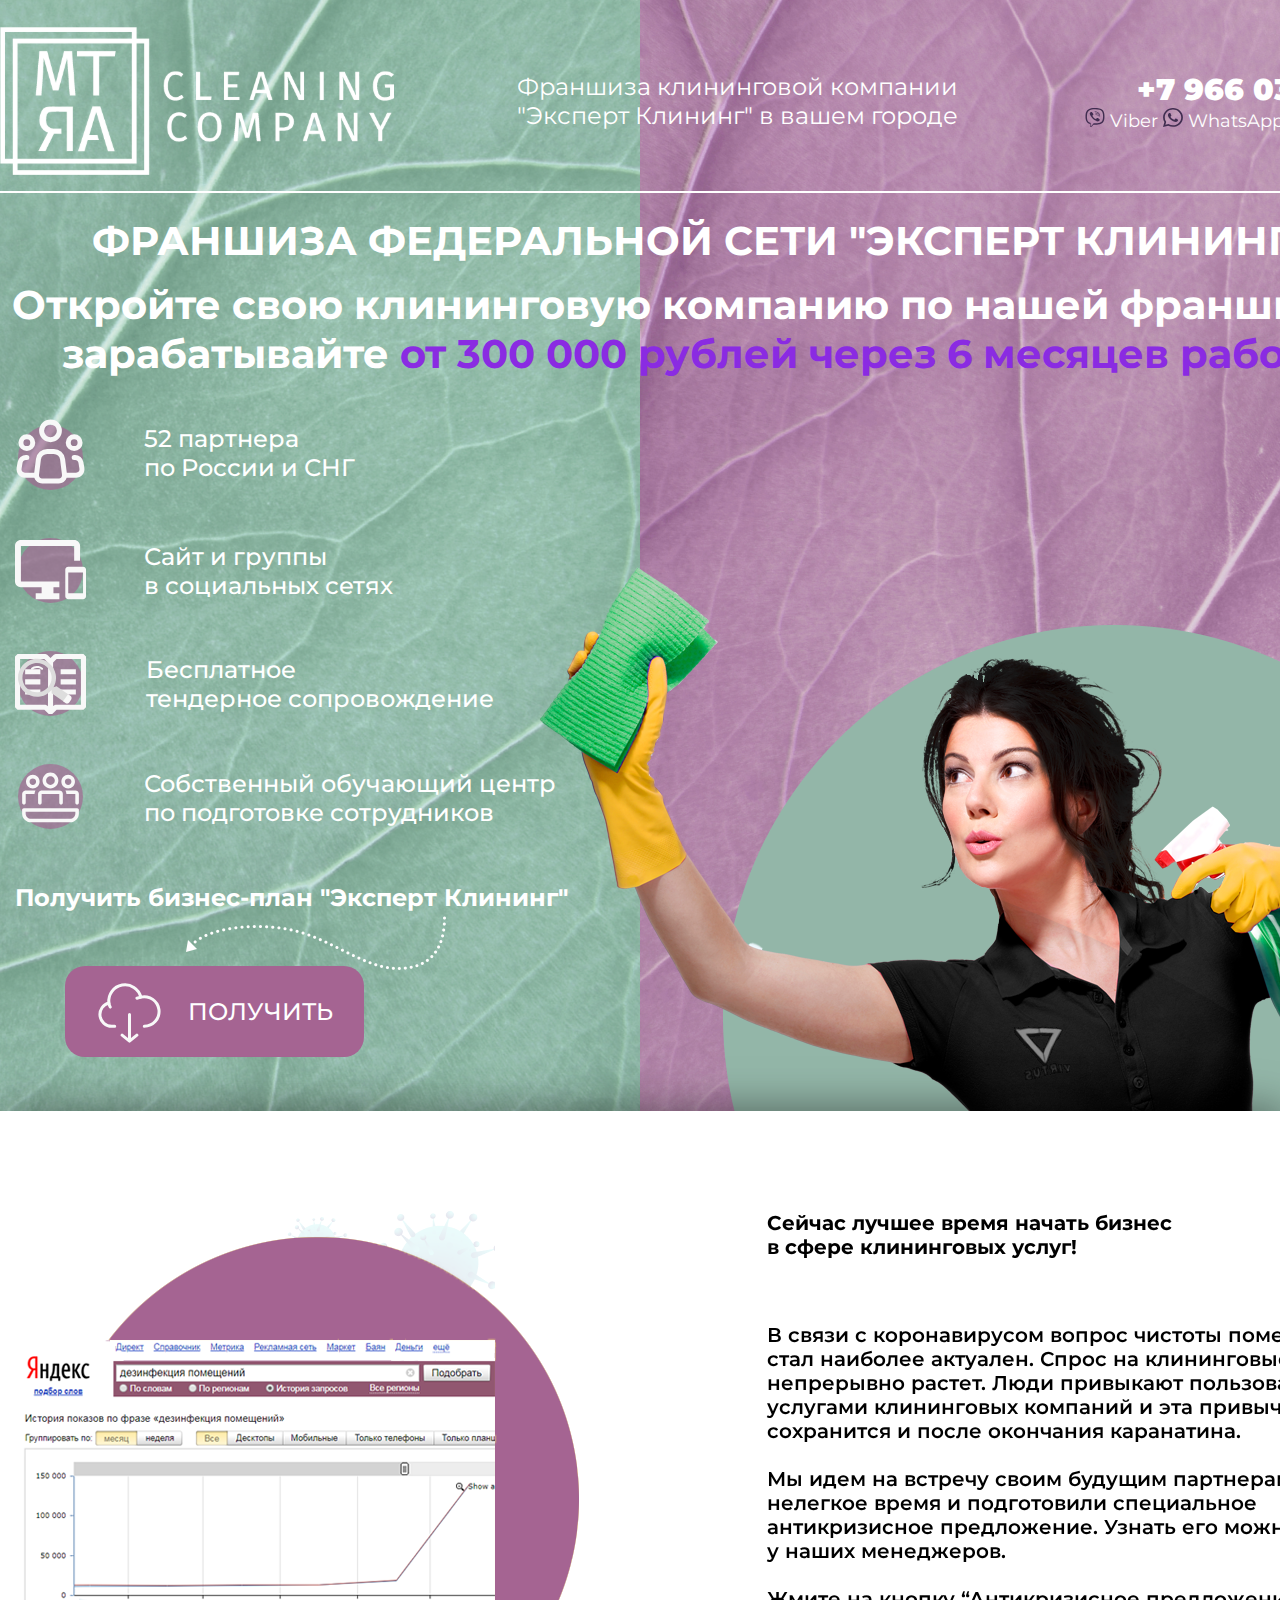
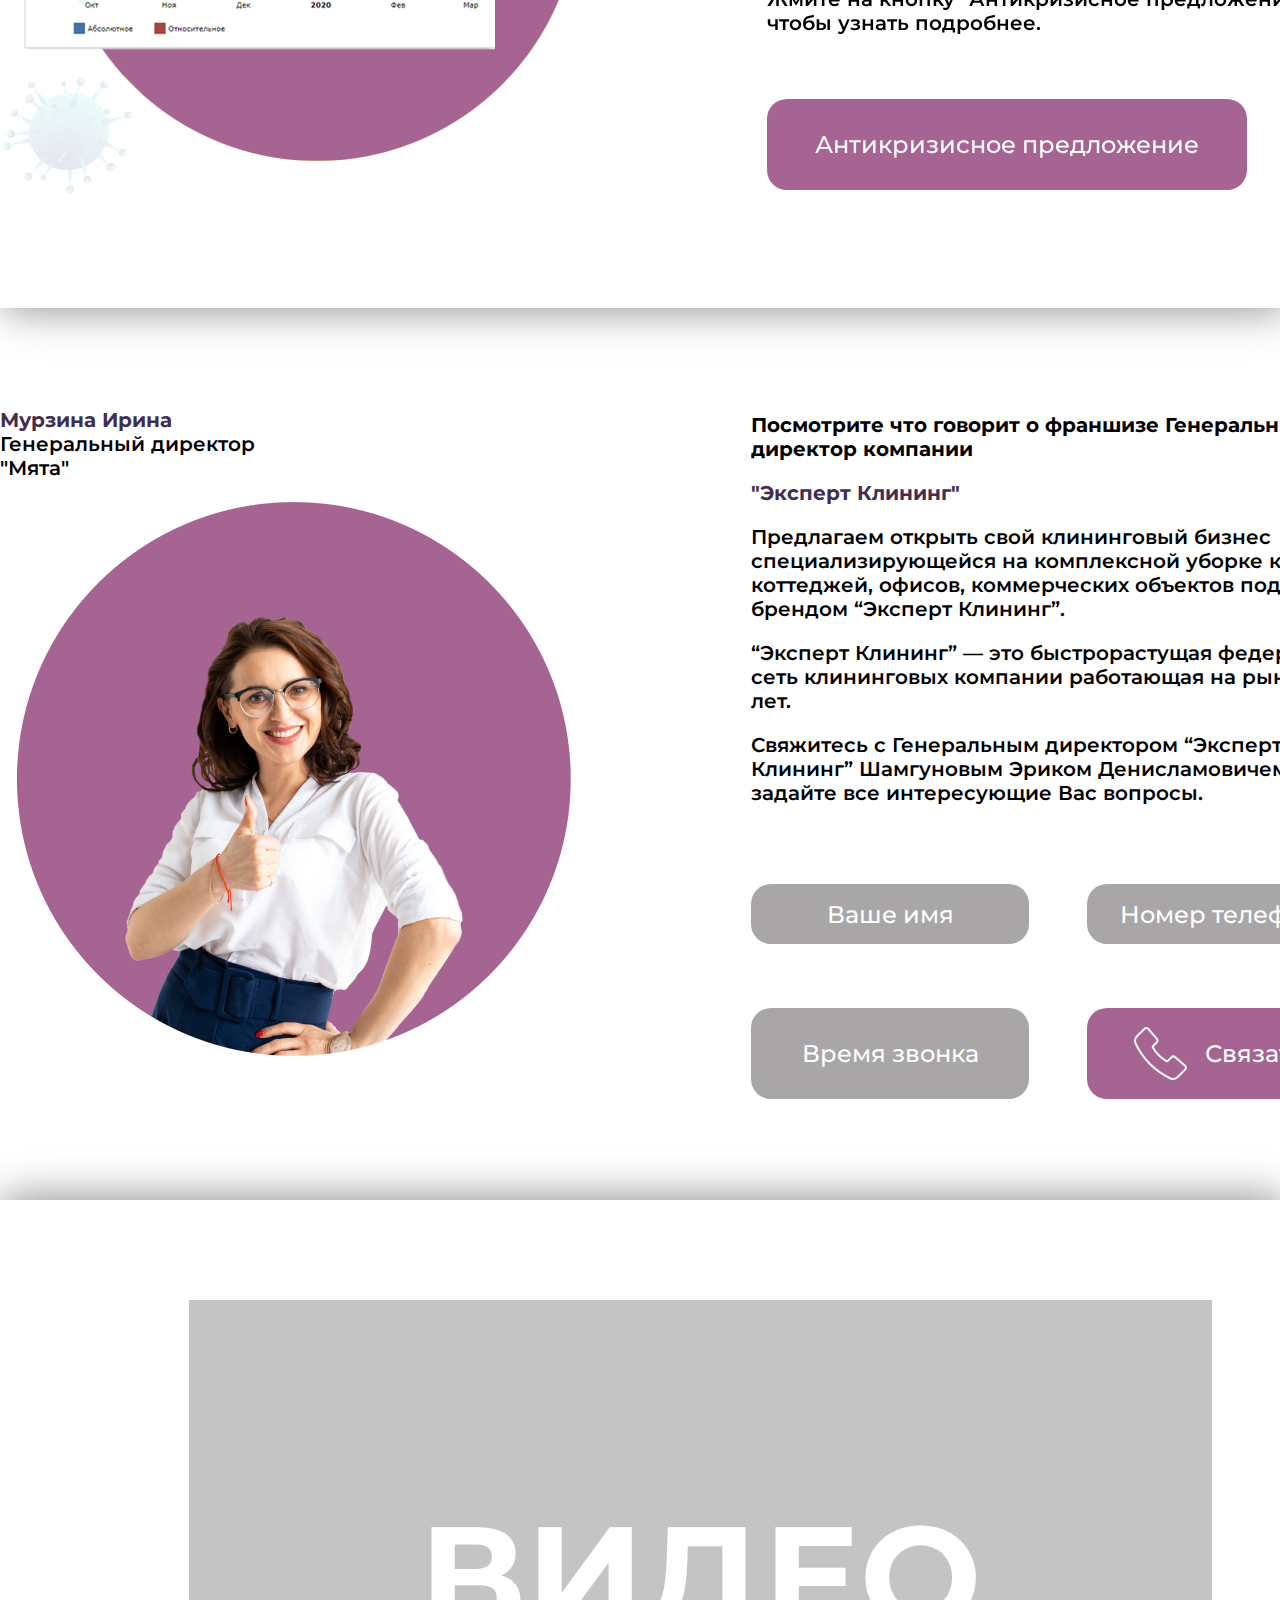
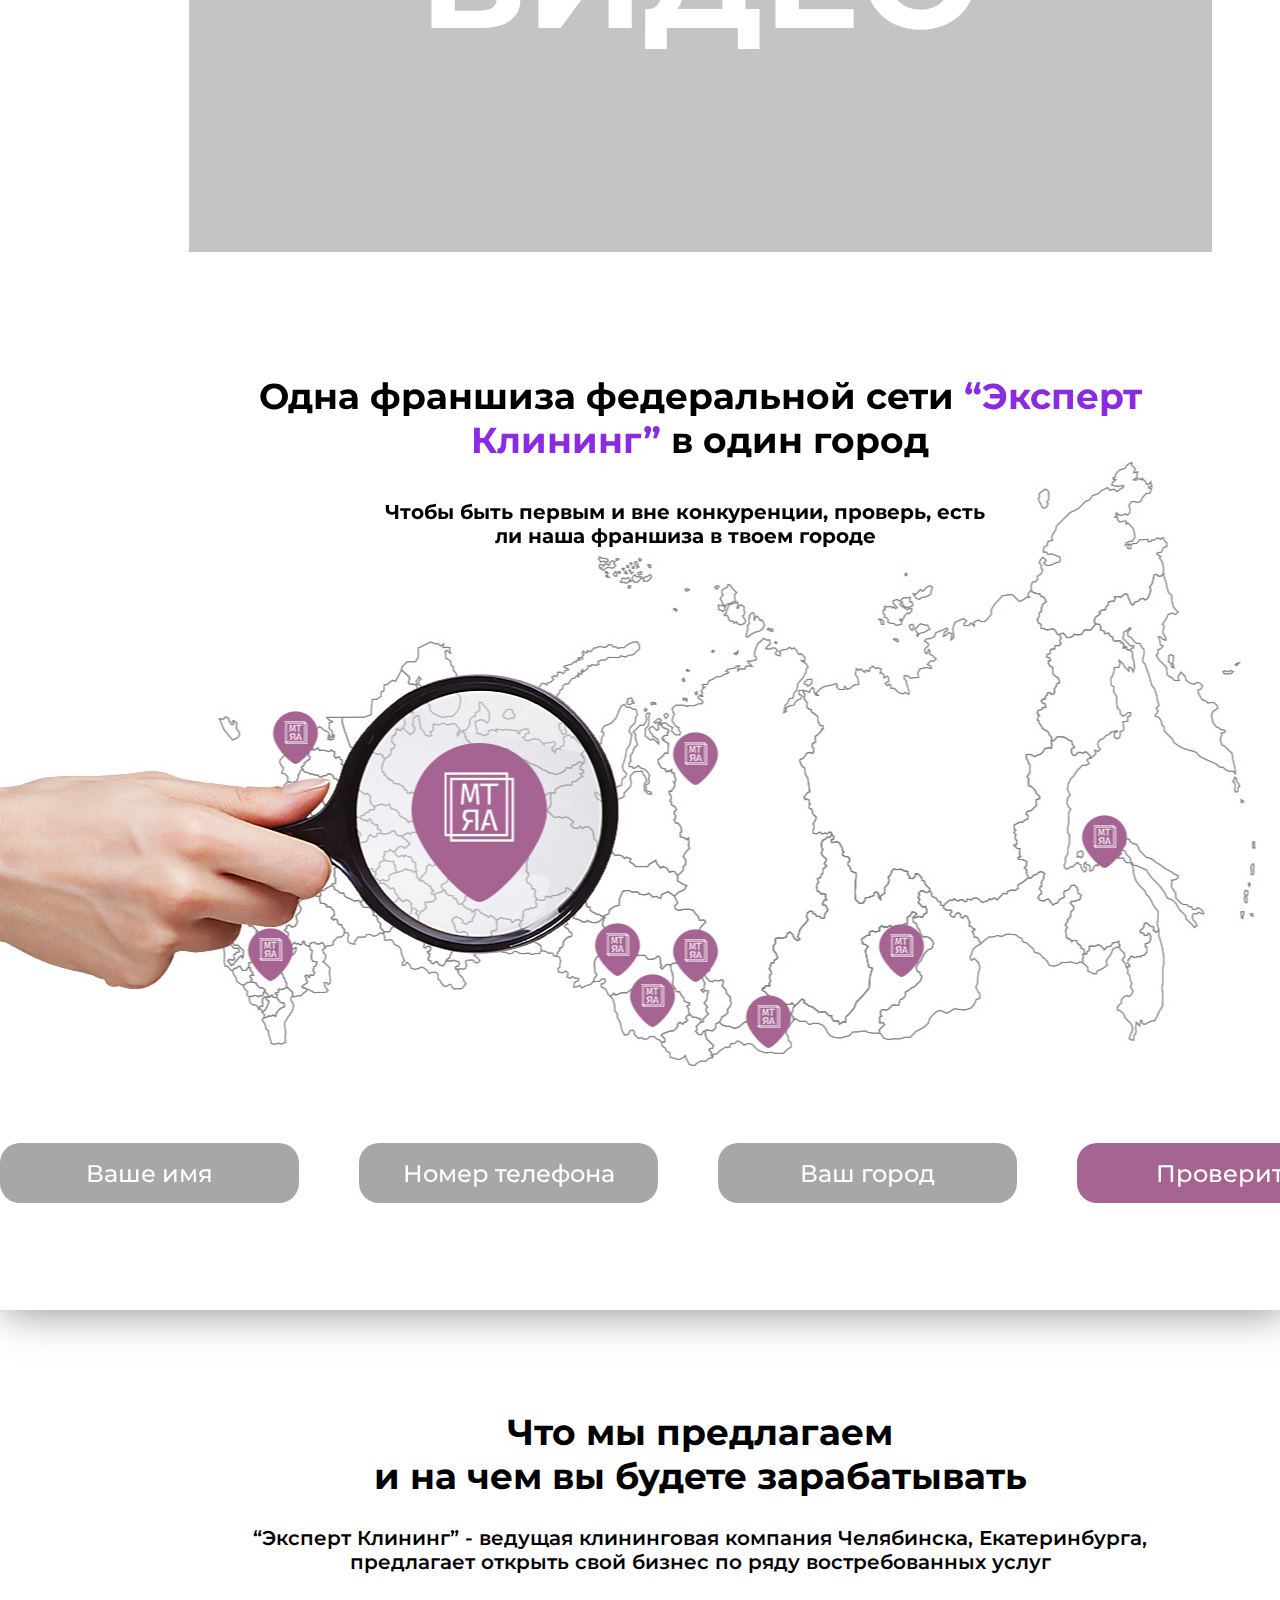
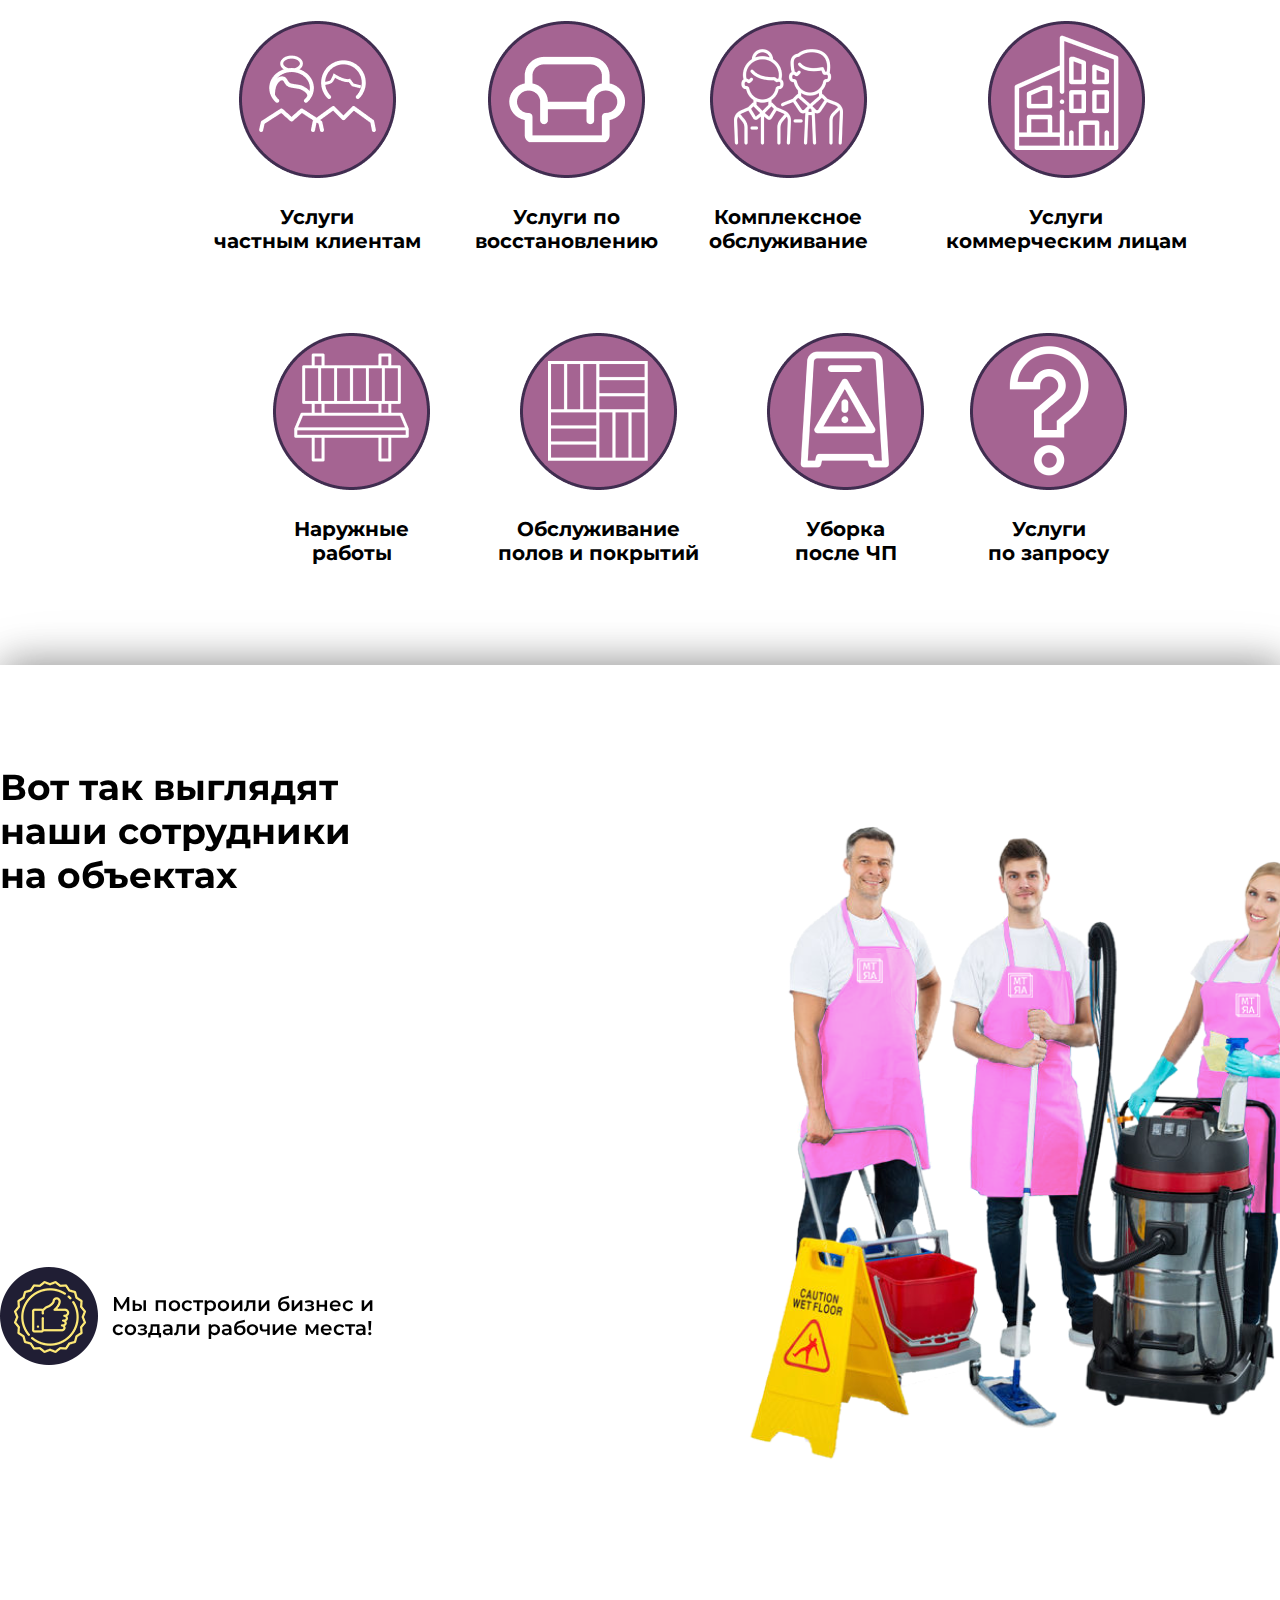
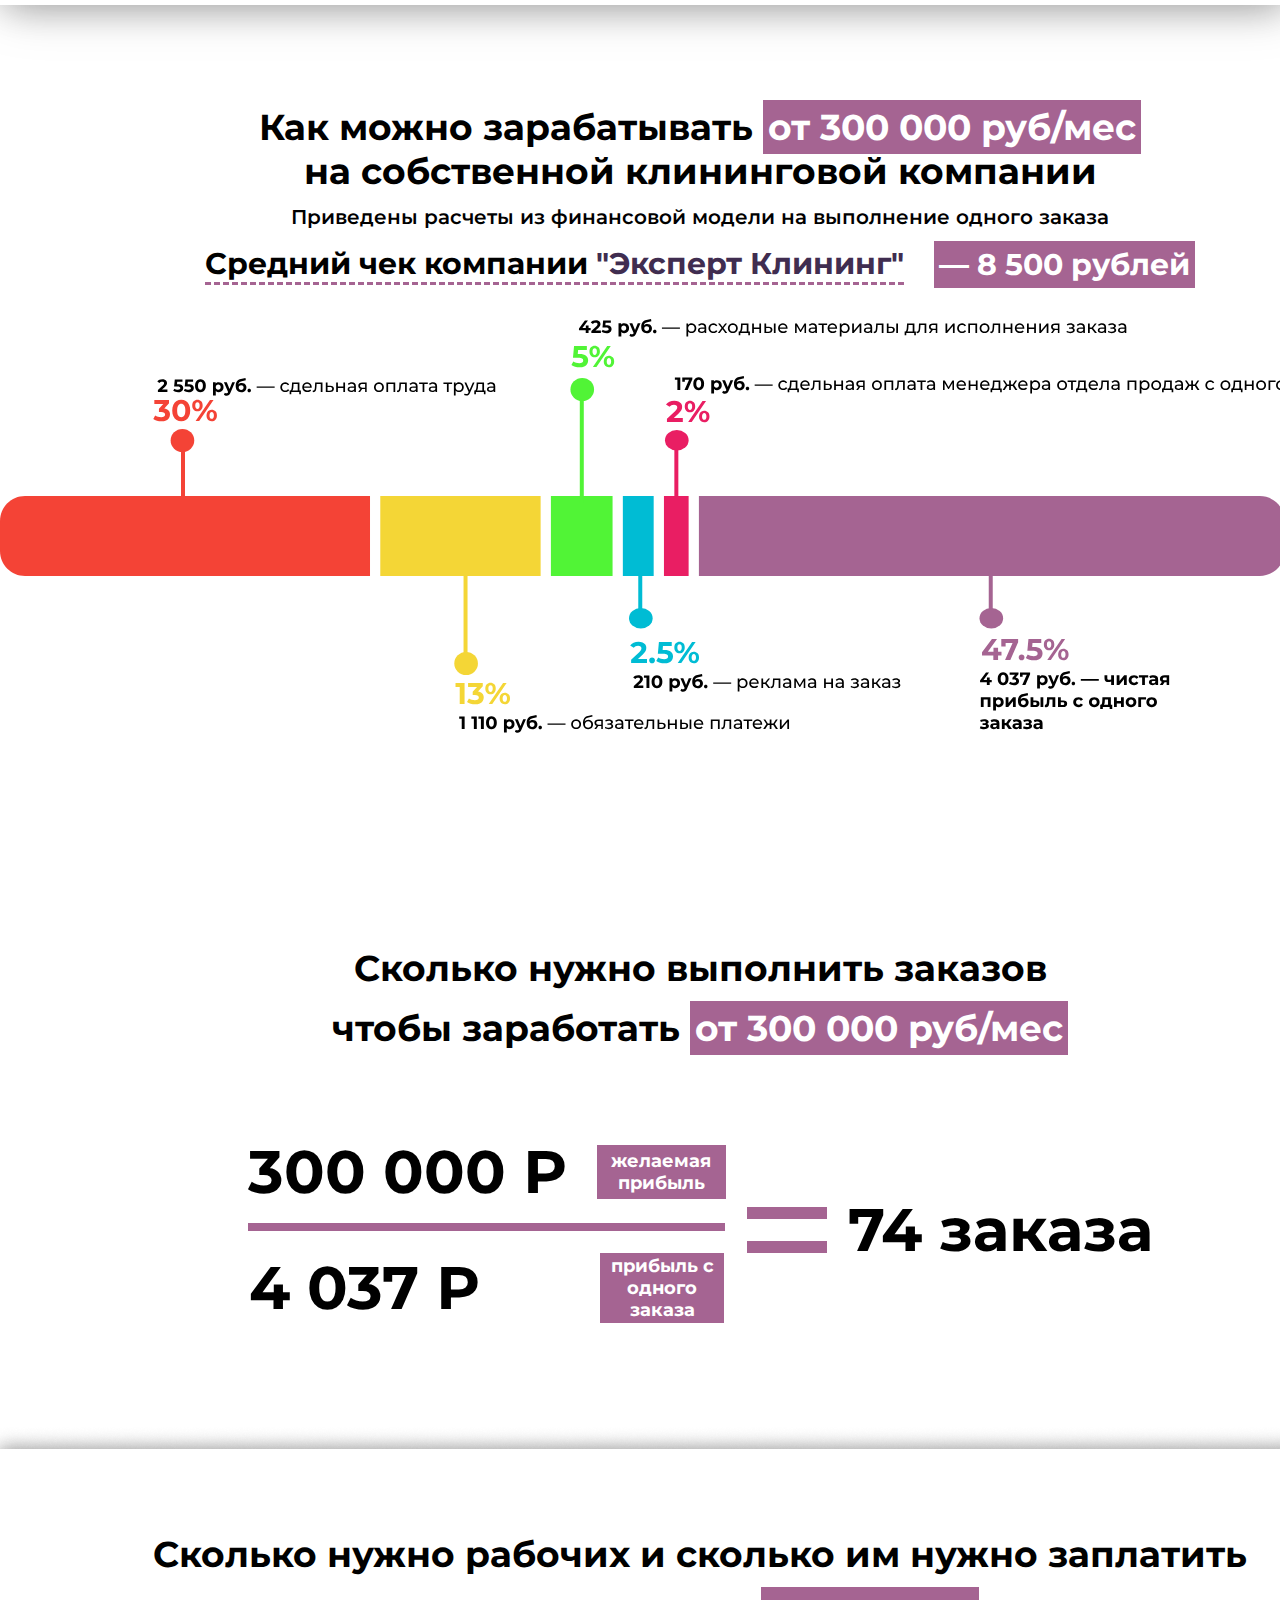
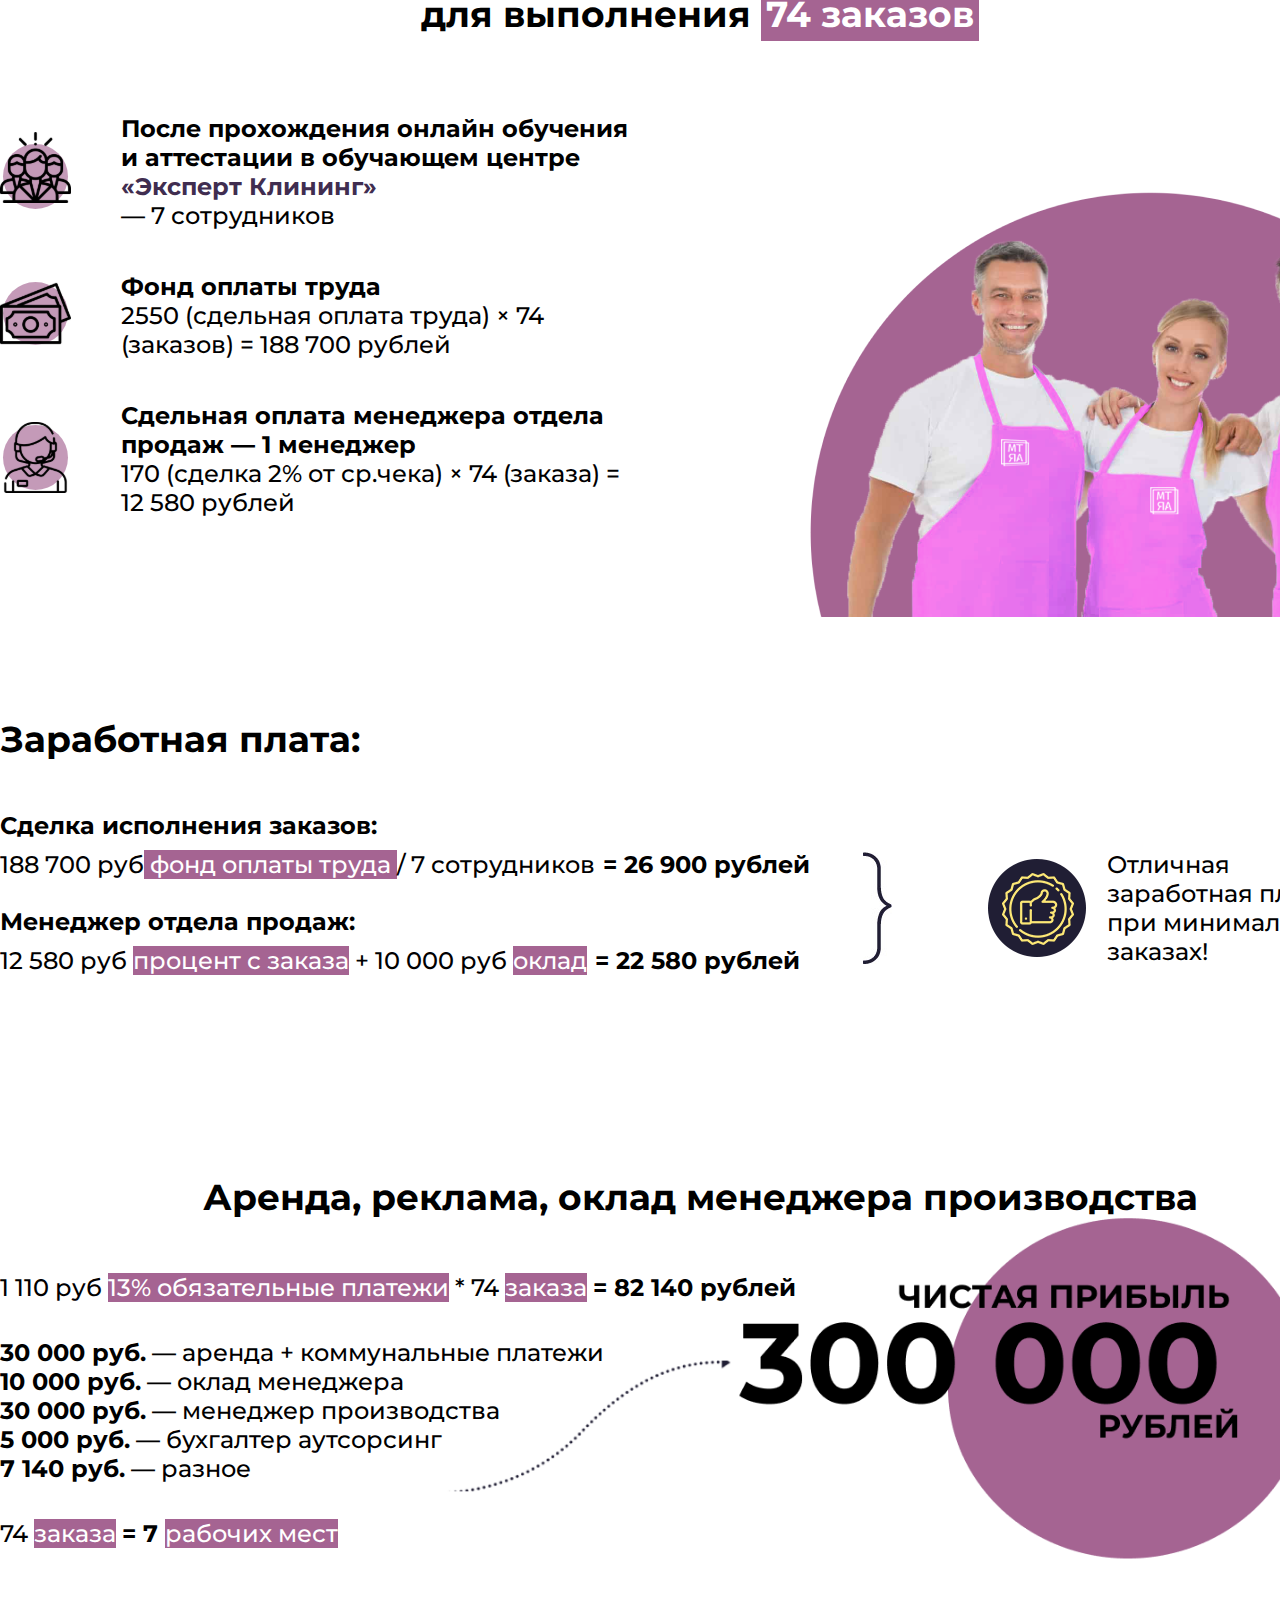
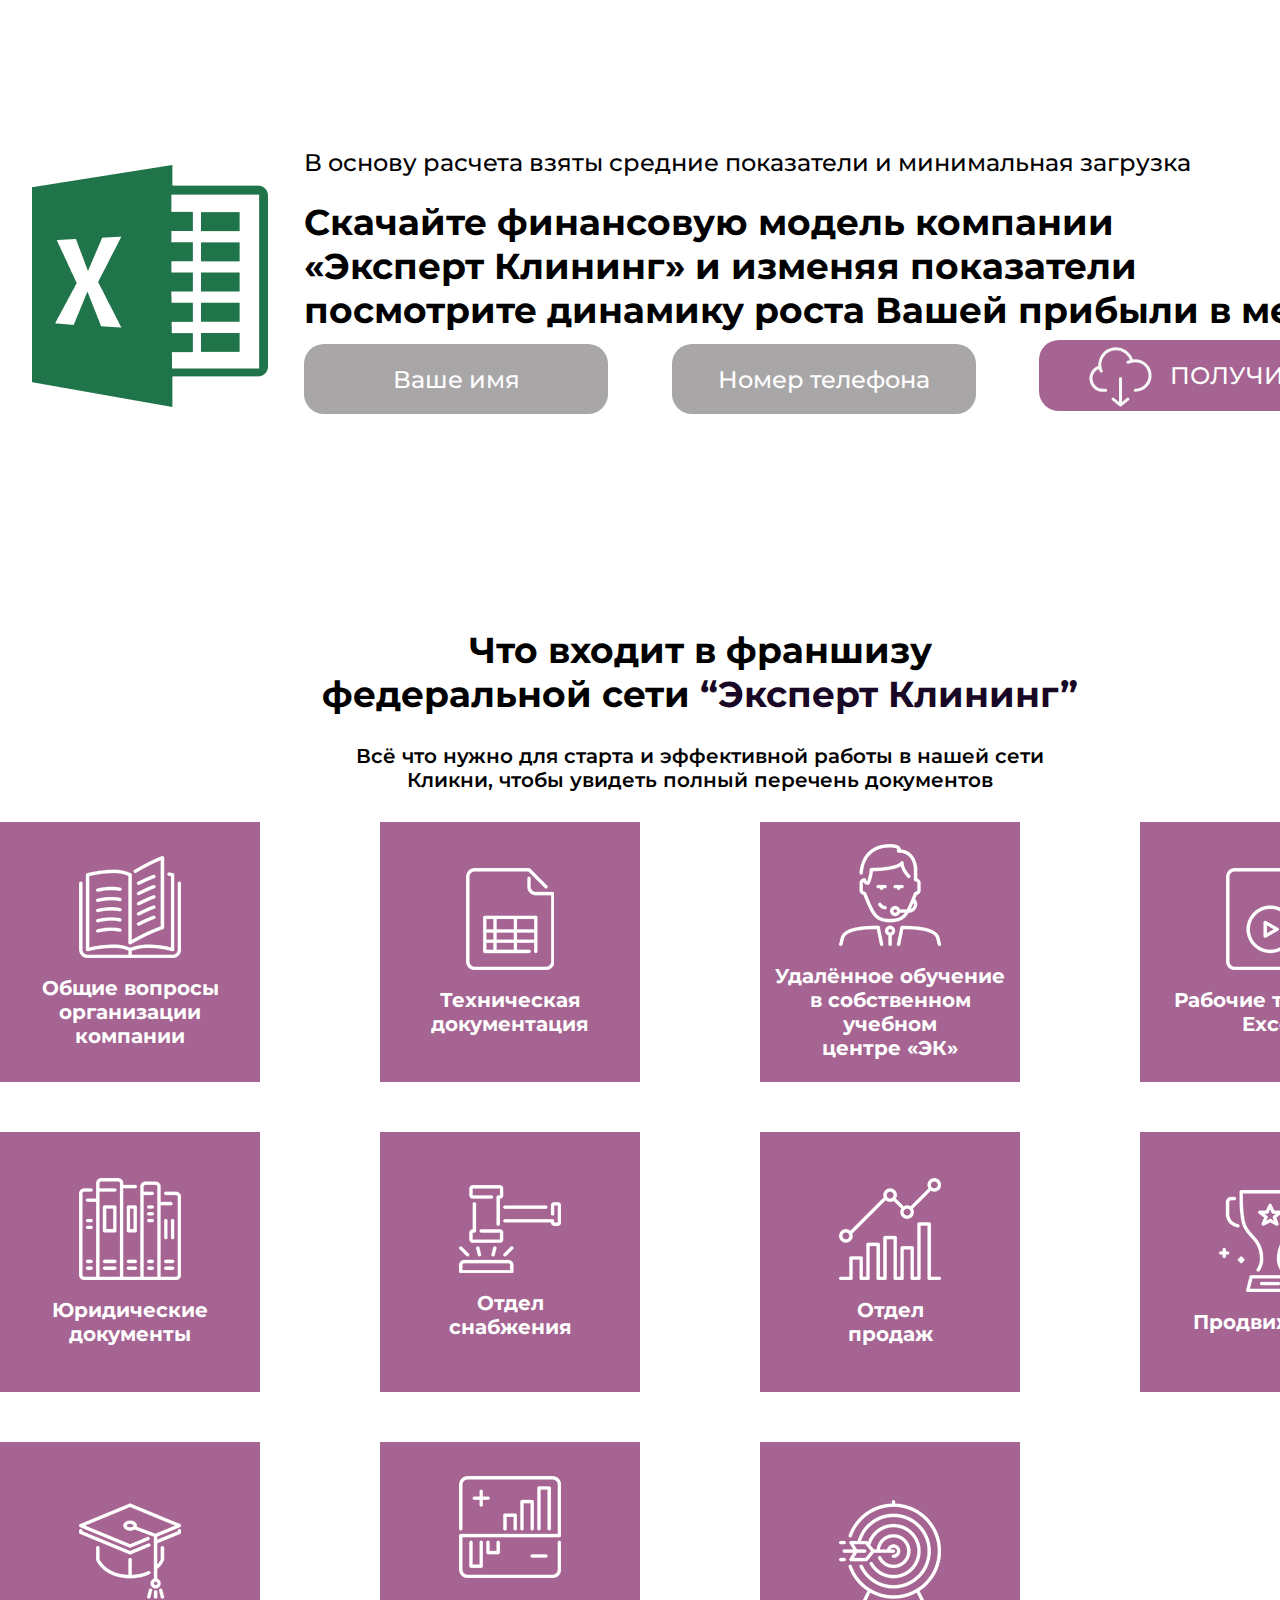
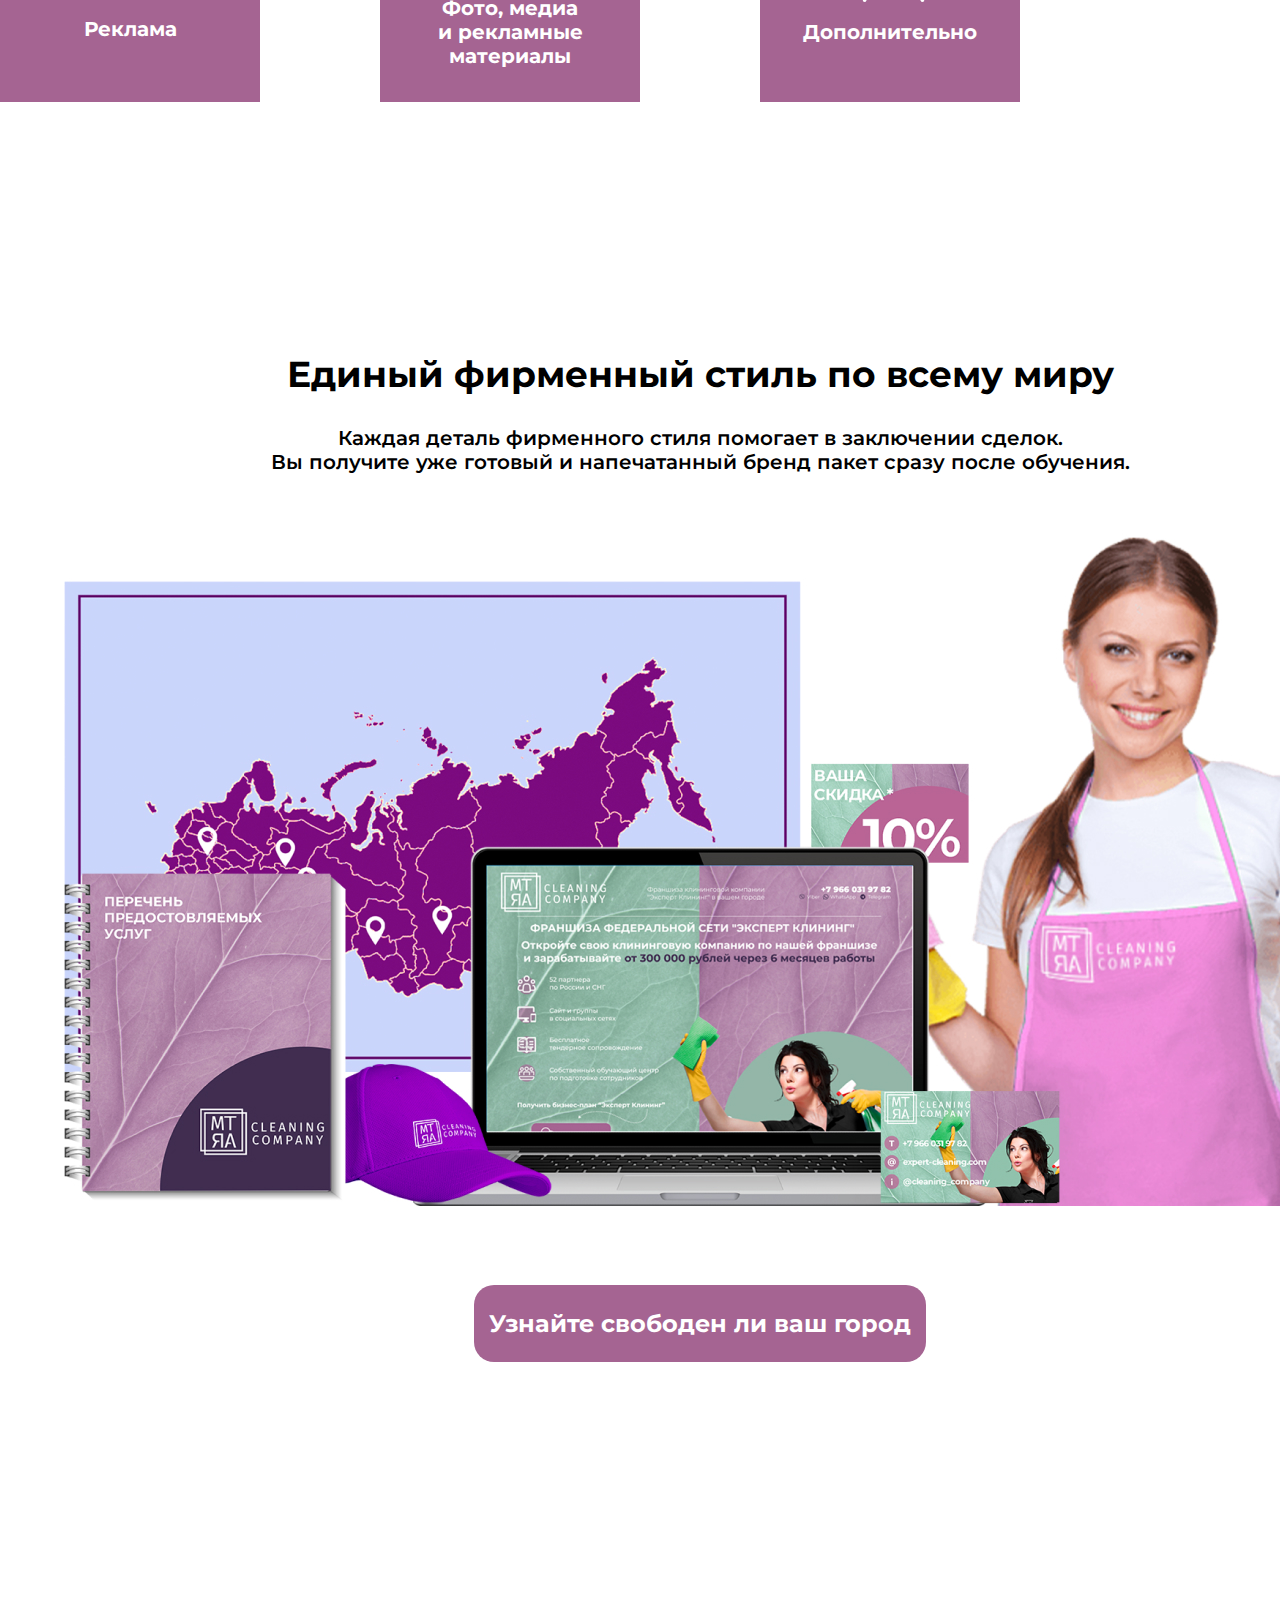
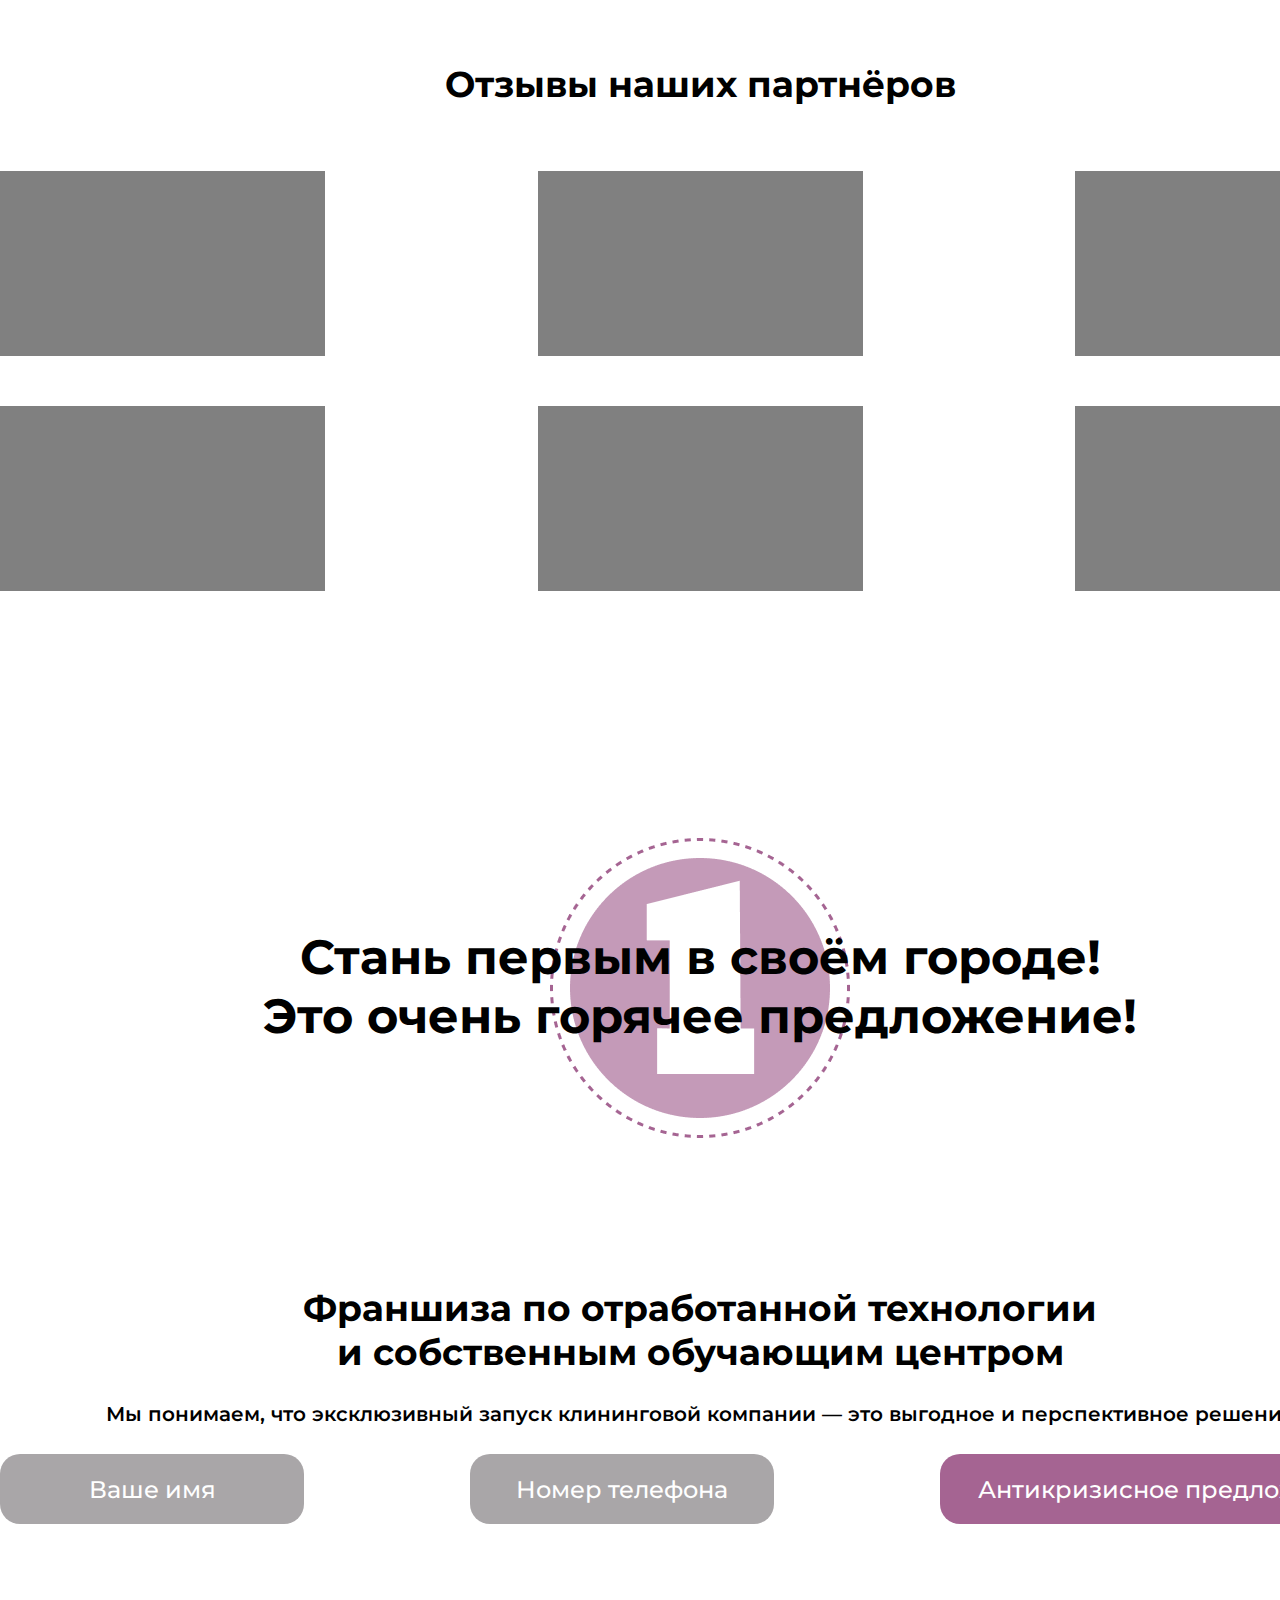
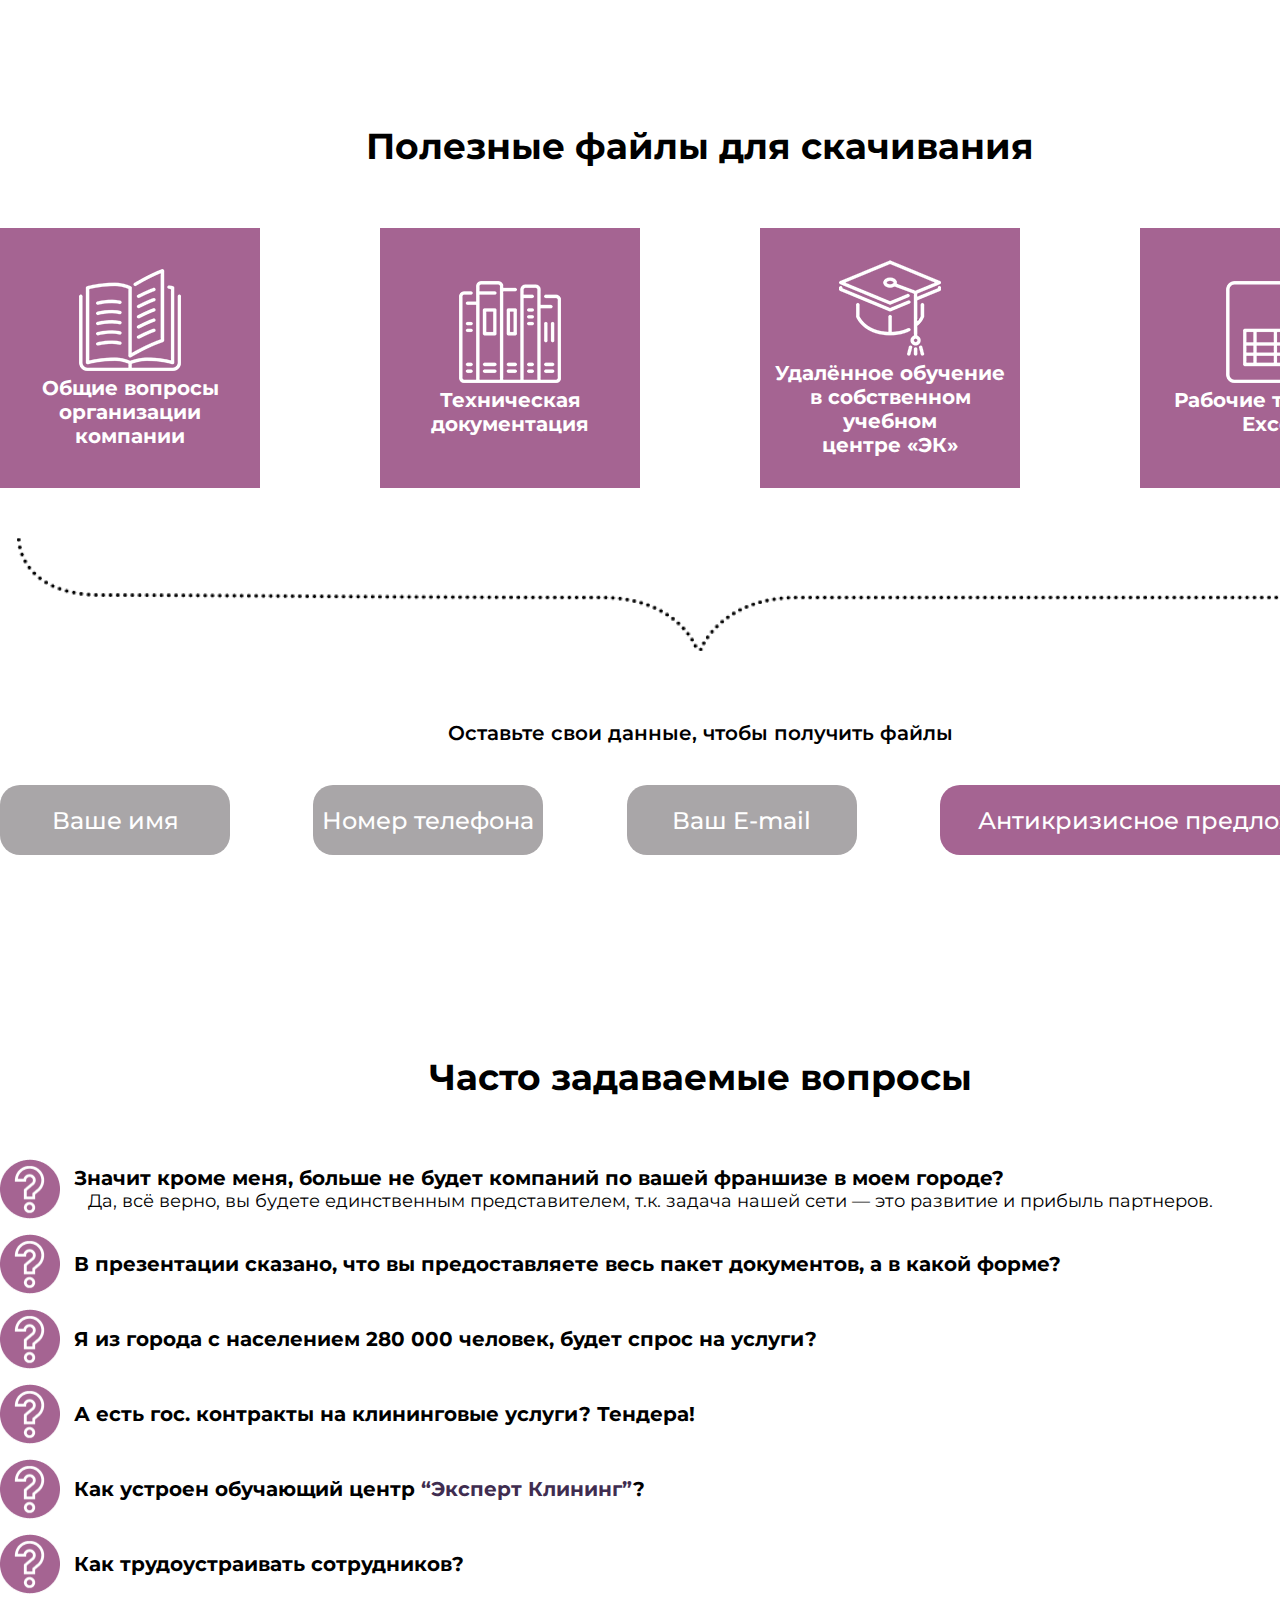
<file: index.html>
<!DOCTYPE html>
<html lang="ru">
<head>
    <meta charset="UTF-8">
    <meta http-equiv="X-UA-Compatible" content="IE=edge">
    <meta name="viewport" content="width=device-width, initial-scale=1.0">
    <link rel="stylesheet" href="assets/css/style.css">
    <title>Франшиза</title>
</head>
<body>
    <div class="header_picture">
    <header class="header">
        <div class="container">
            <div class="header_wrapper">
                <img src="assets/img/LOGO.svg" alt="">
                <p class="header_text">Франшиза клининговой компании<br>"Эксперт Клининг" в вашем городе</p>
                <nav class="menu_header">
                    <a href="tel:+79660319782" class="phone">+7 966 031 97 82</a>
                    <ul class="menu_list">
                        <li><a href="#" class="menu_link"><img src="assets/img/viber.svg" class="menu_pic" alt="Viber">Viber</a></li>
                        <li><a href="#" class="menu_link"><img src="assets/img/whatsapp.svg" class="menu_pic" alt="WhatsApp">WhatsApp</a></li>
                        <li><a href="#" class="menu_link"><img src="assets/img/telegram.svg" class="menu_pic" alt="Telegram">Telegram</a></li>
                    </ul>
                </nav>
            </div>
        </div>
    </header>
    <section class="intro">
        <div class="container">
            <div class="intro_wrapper">
                <img src="assets/img/Line1.svg" class="intro_line" alt="Линия">
                <div class="intro_texts">
                    <h1 class="intro_title">ФРАНШИЗА ФЕДЕРАЛЬНОЙ СЕТИ "ЭКСПЕРТ КЛИНИНГ"</h1>
                    <p class="intro_subtitle">Откройте свою клининговую компанию по нашей франшизе и зарабатывайте <span>от 300 000 рублей через 6 месяцев работы</span></p>
                </div>
                <div class="intro_transfers">
                    <div class="intro_transfer">
                        <img src="assets/img/partners.svg" class="transer_pic" alt="Партнёры">
                        <p class="transfer_text">52 партнера<br>по России и СНГ</p>
                    </div>
                    <div class="intro_transfer">
                        <img src="assets/img/monitor.svg" class="transer_pic" alt="Монитор">
                        <p class="transfer_text">Сайт и группы<br>в социальных сетях</p>
                    </div>
                    <div class="intro_transfer">
                        <img src="assets/img/book.svg" class="transer_pic" alt="Книга">
                        <p class="transfer_text">Бесплатное<br>тендерное сопровождение</p>
                    </div>
                    <div class="intro_transfer">
                        <img src="assets/img/LearningCenter.svg" class="transer_pic" alt="Обучающий центр">
                        <p class="transfer_text">Собственный обучающий центр<br>по подготовке сотрудников</p>
                    </div>
                </div>
                <div class="business_plan">
                    <p class="business_plan_text">Получить бизнес-план "Эксперт Клининг"</p>
                    <button class="get"><img src="assets/img/download.svg" alt="Download" class="getpic"><p class="gettext">ПОЛУЧИТЬ</p></button>
                </div>
            </div>
        </div>
    </section>
    </div>
    <section class="section2">
        <div class="container">
            <div class="section2_wrapper">
                <div class="section2_picture">
                    <img src="assets/img/coronovirus.png" alt="Коронавирус">
                </div>
                <div class="section2_box">
                    <p class="section2_title">Сейчас лучшее время начать бизнес<br>в сфере клининговых услуг!</p>
                    <p class="section2_subtitle">В связи с коронавирусом вопрос чистоты помещений<br>стал наиболее актуален. Спрос на клининговые услуги<br>непрерывно растет. Люди привыкают пользоваться<br>услугами клининговых компаний и эта привычка<br>сохранится и после окончания каранатина.<br><br>Мы идем на встречу своим будущим партнерам в это<br>нелегкое время и подготовили специальное<br>антикризисное предложение. Узнать его можно только<br>у наших менеджеров.<br><br>Жмите на кнопку “Антикризисное предложение”,<br>чтобы узнать подробнее.</p>
                    <button class="section2_button">Антикризисное предложение</button>
                </div>
            </div>
        </div>
    </section>
    <section class="section3">
        <div class="container">
            <div class="section3_wrapper">
                <div class="section3_box1">
                    <p class="section3_uptext"><span>Мурзина Ирина</span><br>Генеральный директор<br>"Мята"</p>
                    <div class="section3_picture">
                        <img src="assets/img/Director1.png" alt="Директор Ирина">
                    </div>
                </div>
                <div class="section3_box2">
                    <p class="section3_title">Посмотрите что говорит о франшизе Генеральный директор компании</p>
                    <p class="section3_subtitle"><span>"Эксперт Клининг"</span></p>
                    <p class="section3_subtitle">Предлагаем открыть свой клининговый бизнес специализирующейся на комплексной уборке квартир, коттеджей, офисов, коммерческих объектов под брендом “Эксперт Клининг”.</p>
                    <p class="section3_subtitle">“Эксперт Клининг” — это быстрорастущая федеральная сеть клининговых компании работающая на рынке 10 лет.</p>
                    <p class="section3_subtitle">Свяжитесь с Генеральным директором “Эксперт Клининг” Шамгуновым Эриком Денисламовичем и задайте все интересующие Вас вопросы.</p>
                    <div class="section3_box3">
                        <div class="section3_box3_1">
                            <input type="text" class="name" placeholder="Ваше имя" maxlength="20">
                            <input type="tel" class="number" placeholder="Номер телефона" maxlength="11">
                        </div>
                        <div class="section3_box3_2">
                            <input type="text" class="time" placeholder="Время звонка">
                            <button class="section3_button"><img src="assets/img/phone.svg" alt="Call" class="callpic"><p class="calltext">Связаться</p></button>
                        </div>
                    </div>
                </div>
            </div>
        </div>
    </section>
    <section class="section4">
        <div class="container">
            <div class="section4_wrapper">
                <div class="section4_box">
                    ВИДЕО
                </div>
                <div class="section4_texts">
                    <h2 class="section4_title">Одна франшиза федеральной сети <span>“Эксперт Клининг”</span> в один город</h2>
                    <p class="section4_subtitle">Чтобы быть первым и вне конкуренции, проверь, есть ли наша франшиза в твоем городе</p>
                </div>
                <img src="assets/img/bgMap.jpg" alt="" class="bgMap">
                <div class="section4_inputs">
                    <input type="text" class="name1" placeholder="Ваше имя" maxlength="20">
                    <input type="tel" class="number1" placeholder="Номер телефона" maxlength="11">
                    <input type="text" class="city" placeholder="Ваш город" maxlength="30">
                    <button class="section4_button"><p class="calltext">Проверить</p></button>
                </div>
            </div>
        </div>
    </section>
    <section class="section5">
        <div class="container">
            <div class="section5_wrapper">
                <div class="section5_texts">
                    <p class="section5_title">Что мы предлагаем <br> и на чем вы будете зарабатывать</p>
                <p class="section5_subtitle">“Эксперт Клининг” - ведущая клининговая компания Челябинска, Екатеринбурга, <br> предлагает открыть свой бизнес по ряду востребованных услуг</p>
                </div>
                <div class="section5_features">
                    <div class="s5_f1">
                        <img src="assets/img/servicesprivate.png" alt="Частные услуги">
                        <p class="s5_text">Услуги<br>частным клиентам</p>
                    </div>
                    <div class="s5_f2">
                        <img src="assets/img/recovery.png" alt="Восстановление">
                        <p class="s5_text">Услуги по<br>восстановлению</p>
                    </div>
                    <div class="s5_f3">
                        <img src="assets/img/complex.png" alt="Комплекс">
                        <p class="s5_text">Комплексное<br>обслуживание</p>
                    </div>
                    <div class="s5_f4">
                        <img src="assets/img/commerce.png" alt="Коммерческие">
                        <p class="s5_text">Услуги<br>коммерческим лицам</p>
                    </div>
                </div>
                <div class="section5_features2">
                    <div class="s5_f5">
                        <img src="assets/img/outdoor.png" alt="Наружные">
                        <p class="s5_text">Наружные<br>работы</p>
                    </div>
                    <div class="s5_f5">
                        <img src="assets/img/coating.png" alt="Покрытия">
                        <p class="s5_text">Обслуживание<br>полов и покрытий</p>
                    </div>
                    <div class="s5_f6">
                        <img src="assets/img/soe.png" alt="ЧП">
                        <p class="s5_text">Уборка<br>после ЧП</p>
                    </div>
                    <div class="s5_f7">
                        <img src="assets/img/request.png" alt="Запрос">
                        <p class="s5_text">Услуги<br>по запросу</p>
                    </div>
                </div>
            </div> 
        </div>
    </section>
    <section class="section6">
        <div class="container">
            <div class="section6_wrapper">
                <div class="section6_texts">
                    <p class="section6_title">Вот так выглядят наши сотрудники на объектах</p>
                    <div class="section6_down">
                      <img src="assets/img/symbol.png" alt="Палец вверх">
                      <p class="section6_subtitle">Мы построили бизнес и создали рабочие места!</p>
                    </div>
                </div>
                <img src="assets/img/cleaners.png" alt="Сотрудники">
            </div>
        </div>
    </section>
    <section class="section7">
        <div class="container">
            <div class="section7_wrapper">
                <div class="section7_texts">
                    <p class="section7_title">Как можно зарабатывать <span>от 300 000 руб/мес</span> <br>на собственной клининговой компании</p>
                    <p class="section7_subtitle">Приведены расчеты из финансовой модели на выполнение одного заказа</p>
                    <div class="section7_lasttext">
                        <p class="section7_last1 border_dots">Средний чек компании <span>"Эксперт Клининг"</span></p>
                        <p class="section7_last2"> — 8 500 рублей</p>
                    </div>
                </div>
                <img src="assets/img/statistics.svg" alt="" class="statistics">
            </div>
        </div>
    </section>
    <section class="section8">
        <div class="container">
            <div class="section8_wrapper">
                <p class="section8_title">Сколько нужно выполнить заказов<br>чтобы заработать <span>от 300 000 руб/мес</span></p>
                <div class="section8_box">
                    <div class="section8_texts">
                        <div class="section8_uptexts">
                            <p class="section8_up1">300 000 Р</p>
                            <p class="section8_up2">желаемая<br>прибыль</p>
                        </div>
                        <p class="line"></p>
                        <div class="section8_downtexts">
                            <p class="section8_down1">4 037 Р</p>
                            <p class="section8_down2">прибыль с<br>одного<br>заказа</p>
                        </div>
                    </div>
                    <div class="section8_equals">
                        <p class="line1"></p>
                        <p class="line2"></p>
                    </div>
                    <p class="section8_lasttext">74 заказа</p>
                </div>
            </div>
        </div>
    </section>
    <section class="section9">
        <div class="container">
            <div class="section9_wrapper">
                <p class="section9_title">Сколько нужно рабочих и сколько им нужно заплатить<br>для выполнения <span>74 заказов</span></p>
                <div class="section9_box">
                <div class="section9_texts">
                    <div class="section9_subtitle">
                        <div class="section9_pic">
                            <img src="assets/img/peopleStudying.svg" alt="">
                        </div>
                        <div class="section9_subtexts">
                            <p class="section9_text1">После прохождения онлайн обучения<br>и аттестации в обучающем центре</p>
                            <p class="section9_text2">«Эксперт Клининг»</p>
                            <p class="section9_text3">— 7 сотрудников</p>
                        </div>
                    </div>
                    <div class="section9_subtitle2">
                        <div class="section9_pic">
                            <img src="assets/img/Money.svg" alt="">
                        </div>
                        <div class="section9_subtexts">
                            <p class="section9_text1">Фонд оплаты труда</p>
                            <p class="section9_text3">2550 (сдельная оплата труда) × 74<br>(заказов) = 188 700 рублей</p>
                        </div>
                    </div>
                    <div class="section9_subtitle">
                        <div class="section9_pic">
                            <img src="assets/img/Manager.svg" alt="">
                        </div>
                        <div class="section9_subtexts">
                            <p class="section9_text1">Сдельная оплата менеджера отдела<br>продаж — 1 менеджер</p>
                            <p class="section9_text3">170 (сделка 2% от ср.чека) × 74 (заказа) =<br>12 580 рублей</p>
                        </div>
                    </div>
                </div>
            </div>
            </div>
        </div>
    </section>
    <section class="section10">
        <div class="container">
            <div class="section10_wrapper">
                <p class="section10_title">
                    Заработная плата:
                </p>
                <div class="section10_box">
                    <div class="section10_texts">
                        <div class="section10_subtitle1">
                            <p class="section10_text1">
                                Сделка исполнения заказов:
                            </p>
                            <div class="section10_text2solyanka">
                                <p class="section10_text2">
                                    188 700 руб<span> фонд оплаты труда </span> / 7 сотрудников
                                </p>
                                <p class="section10_text2ravno">
                                    = 26 900 рублей
                                </p>
                            </div>
                        </div>
                        <div class="section10_subtitle2">
                            <p class="section10_text1">
                                Менеджер отдела продаж:
                            </p>
                            <div class="section10_text2solyanka">
                            <p class="section10_text2">
                                12 580 руб <span>процент с заказа</span> + 10 000 руб <span>оклад </span>
                            </p>
                            <p class="section10_text2ravno">
                                = 22 580 рублей
                            </p>
                            </div>
                        </div>
                    </div>
                    <img src="assets/img/brace.svg" alt="" class="section10_brace">
                    <div class="section10_blacklike">
                        <img src="assets/img/symbol.png" alt="" class="symbol">
                        <p class="section10_blackliketext">
                            Отличная заработная плата при минимальных заказах!
                        </p>
                    </div>
                </div>
            </div>
        </div>
    </section>
    <section class="section11">
        <div class="container">
            <div class="section11_wrapper">
                <h2 class="section11_title">
                    Аренда, реклама, оклад менеджера производства
                </h2>
                <p class="section11_subtitle">
                    1 110 руб <span class="section11_text1">13% обязательные платежи</span> 
                    * 74 <span class="section11_text1">заказа</span>
                    <span class="section11_text2">= 82 140 рублей</span>    
                </p>
                <p class="section11_content">
                    <span class="section11_text3">30 000 руб.</span>  — аренда + коммунальные платежи <br>
                    <span class="section11_text3">10 000 руб.</span>  — оклад менеджера <br>  
                    <span class="section11_text3">30 000 руб.</span>  — менеджер производства <br>    
                    <span class="section11_text3">5 000 руб.</span>  — бухгалтер аутсорсинг <br>  
                    <span class="section11_text3">7 140 руб.</span>  — разное
                </p>
                <p class="section11_text">
                    74 
                    <span class="section11_text4">заказа</span>  
                   <span class="section11_text3">= 7 </span> 
                    <span class="section11_text4">рабочих мест</span> 
                </p>
            </div>
        </div>
    </section>
    <section class="section12">
        <div class="container">
            <div class="section12_wrapper">
                <div class="section12_icon">
                    <img src="assets/img/exel.png" alt="excel" class="section12_pic">
                </div>
                <div class="section12_content">
                    <h4 class="section12_subtitle">
                        В основу расчета взяты средние показатели и минимальная загрузка
                    </h4>
                    <h3 class="section12_title">
                        Скачайте финансовую модель компании
                        <br>«Эксперт Клининг» и изменяя показатели
                        <br>посмотрите динамику роста Вашей прибыли в месяц
                    </h3>
                    <div class="section12_btns">
                        <input type="text" class="section12_input_name" placeholder="Ваше имя">
                        <input type="text" class="section12_input_number" placeholder="Номер телефона">
                        <button class="section12_btn">
                            <img src="assets/img/download.svg" alt="download" class="section12_icon_excel">
                            ПОЛУЧИТЬ
                        </button>
                    </div>  
                </div>
            </div>
        </div>
    </section>
    <section class="section13">
        <div class="container">
            <div class="section13_wrapper">
                <h2 class="section13_title">
                    Что входит в франшизу <br>федеральной сети 
                   <span class="colortext15">“Эксперт Клининг”</span> 
                </h2>
                <h4 class="section13_subtitle">
                    Всё что нужно для старта и эффективной работы в нашей сети 
                <br>Кликни, чтобы увидеть полный перечень документов
                </h4>
                <div class="section13_content">
                    <div class="section13_btns">
                        <button class="section13_btn">
                            <img src="assets/img/document1.svg" alt="documents" class="section13_icon">
                            <br> Общие вопросы <br>организации <br>компании
                        </button>
                        <button class="section13_btn">
                            <img src="assets/img/document2.svg" alt="documents" class="section13_icon">
                            <br> Юридические <br>документы
                        </button>
                        <button class="section13_btn">
                            <img src="assets/img/document3.svg" alt="documents" class="section13_icon">
                            <br> Реклама
                        </button>
                    </div>
                    <div class="section13_btns">
                        <button class="section13_btn">
                            <img src="assets/img/document4.svg" alt="documents" class="section13_icon">
                            <br> Техническая <br>документация
                        </button>
                        <button class="section13_btn">
                            <img src="assets/img/document5.svg" alt="documents" class="section13_icon">
                            <br> Отдел <br>снабжения
                        </button>
                        <button class="section13_btn">
                            <img src="assets/img/document6.svg" alt="documents" class="section13_icon">
                            <br> Фото, медиа <br> и рекламные <br>материалы
                        </button>
                    </div>
                    <div class="section13_btns">
                        <button class="section13_btn">
                            <img src="assets/img/document7.svg" alt="documents" class="section13_icon">
                            <br> Удалённое обучение <br>в собственном <br> учебном <br>центре «ЭК»
                        </button>
                        <button class="section13_btn">
                            <img src="assets/img/document8.svg" alt="documents" class="section13_icon">
                            <br> Отдел <br>продаж
                        </button>
                        <button class="section13_btn">
                            <img src="assets/img/document9.svg" alt="documents" class="section13_icon">
                            <br> Дополнительно
                        </button>
                    </div>
                    <div class="section13_btns">
                        <button class="section13_btn">
                            <img src="assets/img/document10.svg" alt="documents" class="section13_icon">
                            <br> Рабочие таблицы <br>Excel
                        </button>
                        <button class="section13_btn">
                            <img src="assets/img/document11.svg" alt="documents" class="section13_icon">
                            <br> Продвижение
                        </button>
                    </div>
                </div>
            </div>
        </div>
    </section>
    <section class="section14">
        <div class="container">
            <div class="section14_wrapper">
                <h2 class="section14_title">
                    Единый фирменный стиль по всему миру
                </h2>
                <h4 class="section14_subtitle">
                    Каждая деталь фирменного стиля помогает в заключении сделок. 
                    <br>Вы получите уже готовый и напечатанный бренд пакет сразу после обучения.
                </h4>
                <img src="assets/img/stylek.jpg" alt="woman" class="section14_photo">
                <div class="section14_btns">
                    <button class="section14_btn">
                        Узнайте свободен ли ваш город
                    </button>
                </div>
            </div>
        </div>
    </section>
    <section class="section15">
        <div class="container">
            <div class="section15_wrapper">
                <h2 class="section15_title">
                    Отзывы наших партнёров
                </h2>
                <div class="section15_content">
                    <div class="section15_btns">
                        <button class="section15_btn"></button>
                        <button class="section15_btn"></button>
                    </div>
                    <div class="section15_btns">
                        <button class="section15_btn"></button>
                        <button class="section15_btn"></button>
                    </div>
                    <div class="section15_btns">
                        <button class="section15_btn"></button>
                        <button class="section15_btn"></button>
                    </div>
                </div>
            </div>
        </div>
    </section>
    <section class="section16">
        <div class="container">
            <div class="section16_wrapper">
                <img src="assets/img/one.png" alt="icon" class="section16_icon">
                <h2 class="section16_title">
                    Стань первым в своём городе! <br>
                    Это очень горячее предложение!
                </h2>
            </div>
        </div>
    </section>
    <section class="section17">
        <div class="container">
            <div class="section17_wrapper">
                <h2 class="section17_title">
                    Франшиза по отработанной технологии
                    <br> и собственным обучающим центром
                </h2>
                <p class="section17_subtitle">
                    Мы понимаем, что эксклюзивный запуск клининговой компании — это выгодное и перспективное решение
                </p>
                <div class="section17_input">
                    <input type="text" class="section17_input_name" placeholder="Ваше имя">
                    <input type="text" class="section17_input_number" placeholder="Номер телефона">
                    <button class="section17_btn">
                        Антикризисное предложение
                    </button>
                </div>
            </div>
        </div>
    </section>
    <section class="section18">
        <div class="container">
            <div class="section18_wrapper">
                <h2 class="section18_title">
                    Полезные файлы для скачивания
                </h2>
                <div class="section18_btns">
                    <button class="section18_btn">
                        <img src="assets/img/sec13.png" alt="documents" class="scroll_icon">
                        <br> Общие вопросы <br>организации <br>компании
                    </button>
                    <button class="section18_btn">
                        <img src="assets/img/sec13_1.png" alt="documents" class="scroll_icon">
                        <br> Техническая <br>документация
                    </button>
                    <button class="section18_btn">
                        <img src="assets/img/sec13_2.png" alt="documents" class="scroll_icon">
                        <br> Удалённое обучение <br>в собственном <br> учебном <br>центре «ЭК»
                    </button>
                    <button class="section18_btn">
                        <img src="assets/img/sec13_3.png" alt="documents" class="scroll_icon">
                        <br> Рабочие таблицы <br>Excel
                    </button>
                </div>
                <img src="assets/img/brace.png" alt="brace" class="section18_brace">
                <p class="section18_subtitle">
                    Оставьте свои данные, чтобы получить файлы
                </p>
                <div class="section18_input">
                    <input type="text" class="section18_input_name" placeholder="Ваше имя">
                    <input type="text" class="section18_input_number" placeholder="Номер телефона">
                    <input type="text" class="section18_input_number" placeholder="Ваш E-mail">
                    <button class="section18_btn_input">
                        Антикризисное предложение
                    </button>
                </div>
            </div>
        </div>
    </section>
    <section class="section19">
        <div class="container">
            <div class="section19_wrapper">
                <h2 class="section19_title">
                    Часто задаваемые вопросы
                </h2>
                <div class="section19_blocks">
                    <div class="section19_block">
                        <img src="assets/img/question.png" alt="mark" class="section19_icon">
                        <div class="section19_text">
                            <p class="section19_question">Значит кроме меня, больше не будет компаний по вашей франшизе в моем городе?</p>
                            <p class="section19_answer">Да, всё верно, вы будете единственным представителем, т.к. задача нашей сети — это развитие и прибыль партнеров.</p>
                        </div>
                    </div>
                    <div class="section19_block">
                        <img src="assets/img/question.png" alt="mark" class="section19_icon">
                        <div class="section19_text">
                            <p class="section19_question2">В презентации сказано, что вы предоставляете весь пакет документов, а в какой форме?</p>
                        </div>
                    </div>
                    <div class="section19_block">
                        <img src="assets/img/question.png" alt="mark" class="section19_icon">
                        <div class="section19_text">
                            <p class="section19_question2">Я из города с населением 280 000 человек, будет спрос на услуги?</p>
                        </div>
                    </div>
                    <div class="section19_block">
                        <img src="assets/img/question.png" alt="mark" class="section19_icon">
                        <div class="section19_text">
                            <p class="section19_question2">А есть гос. контракты на клининговые услуги? Тендера!</p>
                        </div>
                    </div>
                    <div class="section19_block">
                        <img src="assets/img/question.png" alt="mark" class="section19_icon">
                        <div class="section19_text">
                            <p class="section19_question2">
                                Как устроен обучающий центр 
                               <span class="section19_span">“Эксперт Клининг”</span>?
                            </p>
                        </div>
                    </div>
                    <div class="section19_block">
                        <img src="assets/img/question.png" alt="mark" class="section19_icon">
                        <div class="section19_text">
                            <p class="section19_question2">Как трудоустраивать сотрудников?</p>
                        </div>
                    </div>
                    <div class="section19_block">
                        <img src="assets/img/question.png" alt="mark" class="section19_icon">
                        <div class="section19_text">
                            <p class="section19_question2">У меня своя небольшая клиниговая компания, я могу присоединится к Вашей сети?</p>
                        </div>
                    </div>
                </div>
            </div>
        </div>
    </section>
    <section class="section20">
        <div class="container">
            <div class="section20_wrapper">
                <div class="section20_content">
                    <h2 class="section20_title">
                        Франшиза стоит денег!
                    </h2>
                    <p class="section20_text">
                        Но это, в первую очередь, инвестиция!
                        <br><br>Разумеется, франшиза “Эксперт Клининг” стоит денег, если у вас появился интерес - это франшиза точно для вас! Если же вы понимаете, что инвестировать деньги - это не про вас, эта франшиза вам не подходит.
                    </p>
                    <h2 class="section20_title">
                        Я готов работать!
                    </h2>
                    <p class="section20_text">
                        Нам нужны предприниматели, которые готовы трудиться и делать свою работу каждый день всё лучше и лучше. Для успеха нужно вкладывать своё время! Мы не стремимся продать франшизу всем подряд, нам нужны те, кто мечтает о своём прибыльном бизнесе!
                    </p>
                    <div class="section20_btns_content">
                        <div class="section20_input">
                            <input type="text" class="section20_input_content" placeholder="Ваше имя">
                            <input type="text" class="section20_input_content" placeholder="Номер телефона">
                        </div>
                        <div class="section20_btns">
                            <button class="section20_btn1">
                                Удобное время звонка
                            </button>
                            <button class="section20_btn2">
                                <img src="assets/img/phone.svg" alt="phone" class="phone_icon">
                                Связаться
                            </button>
                        </div>
                    </div>
                </div>
                <div class="section20_info">
                    <p class="section20_name">
                        <p class="section20_span">Мурзина Ирина<br>
                        <span>Генеральный директор <br>“Мята”</span>
                    </p>
                    <img src="assets/img/Director1.png" alt="director" class="section20_photo">
                </div>
            </div>
        </div>
    </section>
    <section class="section21">
        <div class="container">
            <div class="section21_wrapper">
                <div class="section21_content">
                    <h2 class="section21_title">
                        Остались вопросы? <br>Задайте их нам!
                    </h2>
                    <h3 class="section21_subtitle">
                        Заполните форму и мы свяжемся с Вами<br> в течение 15 минут
                    </h3>
                    <div class="section21_blocks">
                        <div class="section21_inputs">
                            <input type="text" class="section21_input" placeholder="Ваше имя">
                            <input type="text" class="section21_input" placeholder="Номер телефона">
                        </div>
                    </div>
                    <input type="text" class="section21_input_question" placeholder="         Ваш вопрос">
                    <button class="section21_btn">
                        <img src="assets/img/mail.svg" alt="phone" class="mail_icon">
                        Задать вопрос
                    </button>
                </div>
                <img src="assets/img/devka.jpg" alt="director" class="section21_photo">
            </div>
        </div>
    </section>
      <!-- footer -->
      <footer class="footer">
    <div class="container">
        <div class="footer_wrapper">
            <div class="footer_one">
                <img src="assets/img/LOGO.svg" alt="logo" class="footer_logo">
                <p class="footer_text">
                    Напишите нам:
                    <br>Для потенциальных франчайзи: <br>salefranch@expert-cleaning.com
                    <br>Для действующих франчайзи: <br>salefranch@expert-cleaning.com
                </p>
                <div class="footer_connect">
                    <a href="#" class="footer_number">+7 966 031 97 82</a>
                    <div class="footer_icons">
                        <div class="footer_block">
                            <a href="#" class="footer_icon">
                                <img src="assets/img/viber2.svg" alt="viber" class="viber">
                            </a>
                            <a href="#" class="footer_content">
                                <p>Viber</p>
                            </a>
                        </div>
                        <div class="footer_block">
                            <a href="#" class="footer_icon">
                                <img src="assets/img/whatsapp2.svg" alt="whatsapp" class="viber">
                            </a>
                            <a href="#" class="footer_content">
                                <p>WhatsApp</p>
                            </a>
                        </div>
                        <div class="footer_block">
                            <a href="#" class="header_icon">
                                <img src="assets/img/telegram2.svg" alt="telegram" class="viber">
                            </a>
                                <a href="#" class="footer_content">
                                    <p>Telegram</p>
                                </a>
                        </div>
                    </div>
                </div>
            </div>
            <hr>
            <div class="footer_two">
                <a href="#" class="footer_1">Продвижение DR</a>
                <a href="#" class="footer_2">Политика конфиденциальности</a>
                <p class="footer_3">© 2017 Все права защищены.</p>
            </div>
        </div>
    </div>
</footer>
</body>
</html>
</file>
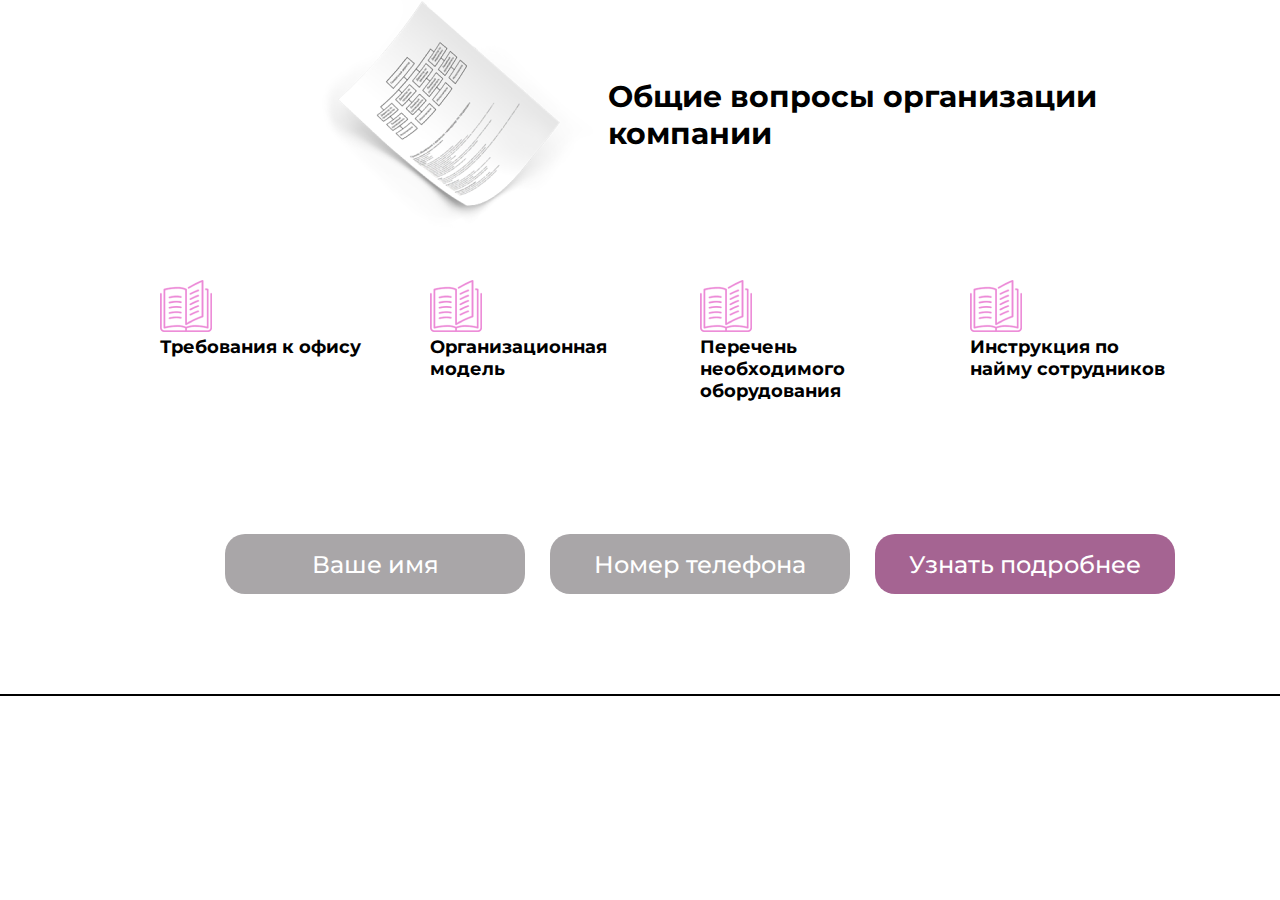
<file: modul1.html>
<!DOCTYPE html>
<html lang="ru">
<head>
    <meta charset="UTF-8">
    <meta http-equiv="X-UA-Compatible" content="IE=edge">
    <meta name="viewport" content="width=device-width, initial-scale=1.0">
    <link rel="stylesheet" href="assets/css/style.css">
    <title>Modulus</title>
</head>
<body>
    <!-- ques_org_1modulus -->
    <section class="ques_org">
        <div class="container">
            <div class="wrapper">
                <div class="header_modulus">
                    <img src="assets/img/modul10.png" alt="photo" class="photo">
                    <h1 class="title">
                        Общие вопросы организации <br>компании
                    </h1>
                </div>
                <div class="blocks">
                    <div class="block">
                        <img src="assets//img/book 1.png" alt="icon">
                        <h2 class="subtitle">
                            Требования к офису
                        </h2>
                        <p class="text">
                            Описание минимальных габаритов, размера, мощности э/э сети, наличие склада и.т.д.
                        </p>
                    </div>
                    <div class="block">
                        <img src="assets//img/book 1.png" alt="icon">
                        <h2 class="subtitle">
                            Организационная модель
                        </h2>
                        <p class="text">
                            Зона ответсвенности подразделений компании и система взаимодействий c описанием.
                        </p>
                    </div>
                    <div class="block">
                        <img src="assets//img/book 1.png" alt="icon">
                        <h2 class="subtitle">
                            Перечень необходимого оборудования
                        </h2>
                        <p class="text">
                            Для полноценного старта и работы компании.
                        </p>
                    </div>
                    <div class="block">
                        <img src="assets//img/book 1.png" alt="icon">
                        <h2 class="subtitle">
                            Инструкция по<br>найму сотрудников
                        </h2>
                        <p class="text">
                            Тексты вакансий, скрипты для собседования соискателей.
                        </p>
                    </div>
                </div>
                <div class="content">
                    <h3 class="content_title">
                        Интересен данный пакет документов?
                    </h3>
                    <p class="content_subtitle">
                        Свяжитесь с нами, чтобы подробней узнать об этом пакете документов
                    </p>
                </div>
                <div class="btns">
                    <input type="text" class="input" placeholder="Ваше имя">
                    <input type="text" class="input" placeholder="Номер телефона">
                    <button class="btn">
                        Узнать подробнее
                    </button>
                </div>
            </div>
        </div>
    </section>
    <hr class="hr_modulus">
</file>
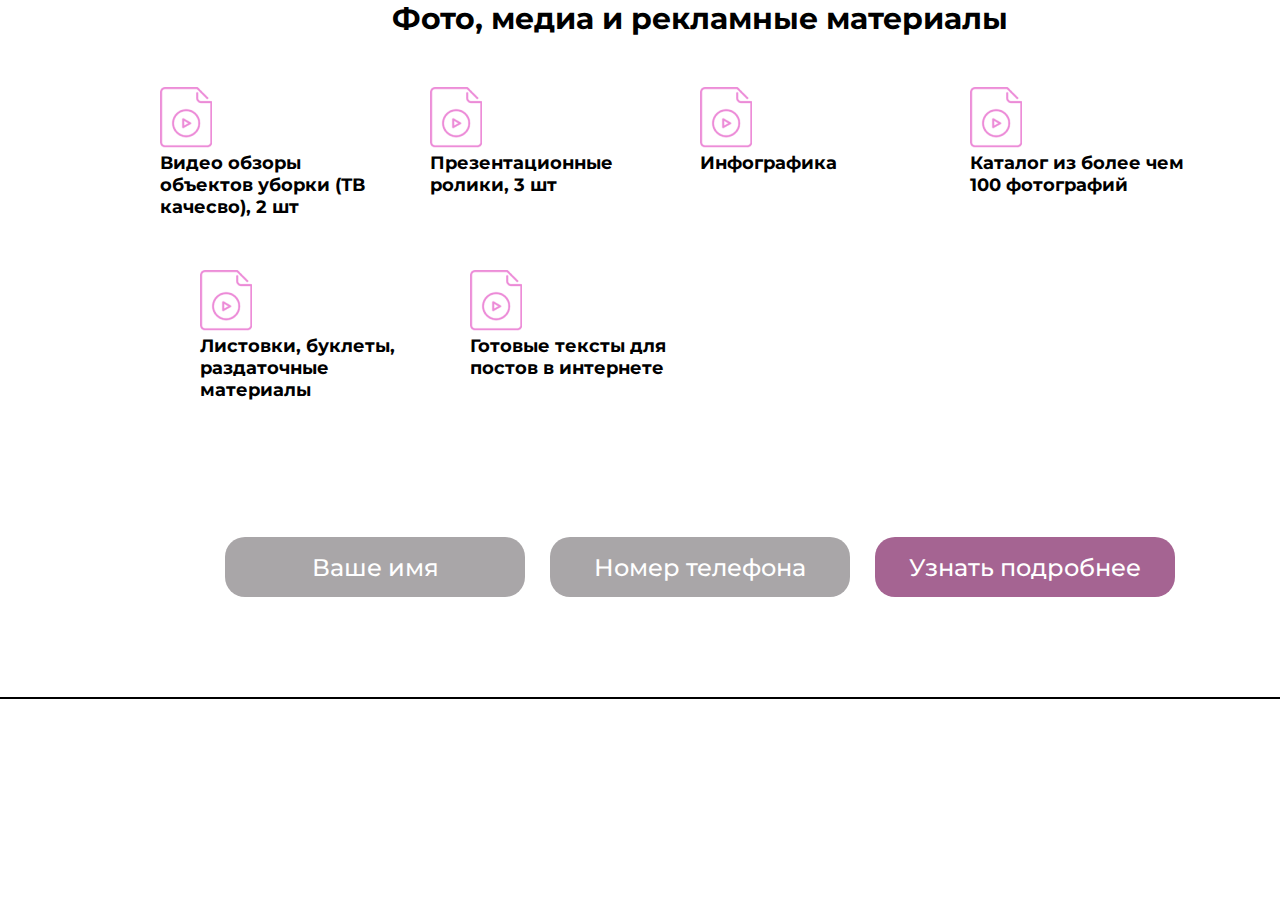
<file: modul10.html>
<!DOCTYPE html>
<html lang="ru">
<head>
    <meta charset="UTF-8">
    <meta http-equiv="X-UA-Compatible" content="IE=edge">
    <meta name="viewport" content="width=device-width, initial-scale=1.0">
    <link rel="stylesheet" href="assets/css/style.css">
    <title>Modulus</title>
</head>
<body>
    <!-- materials_10modulus -->
    <section class="materials">
        <div class="container">
            <div class="wrapper">
                <div class="header_modulus">
                    <h1 class="title">
                        Фото, медиа и рекламные материалы
                    </h1>
                </div>
                <div class="blocks">
                    <div class="block">
                        <img src="assets/img/video.png" alt="icon">
                        <h2 class="subtitle">
                            Видео обзоры объектов уборки (ТВ качесво), 2 шт
                        </h2>
                        <p class="text">
                            Видео с объекта клиента
                        </p>
                    </div>
                    <div class="block">
                        <img src="assets/img/video.png" alt="icon">
                        <h2 class="subtitle">
                            Презентационные ролики, 3 шт
                        </h2>
                        <p class="text">
                            Ролики для интернет - рекламы. Высокое качество, современный стиль
                        </p>
                    </div>
                    <div class="block">
                        <img src="assets/img/video.png" alt="icon">
                        <h2 class="subtitle">
                            Инфографика
                        </h2>
                        <p class="text">
                            Акционный ролик "Клининг в подарок"
                        </p>
                    </div>
                    <div class="block">
                        <img src="assets/img/video.png" alt="icon">
                        <h2 class="subtitle">
                            Каталог из более чем 100 фотографий
                        </h2>
                        <p class="text">
                            Собственные фотографии до/после по нашим проектам
                        </p>
                    </div>
                </div>
                <div class="blocks2">
                    <div class="block2">
                        <img src="assets/img/video.png" alt="icon">
                        <h2 class="subtitle">
                            Листовки, буклеты, раздаточные материалы
                        </h2>
                        <p class="text">
                            Для участия в выставках, оформления офиса, размещения на рекламных стендах
                        </p>
                    </div>
                    <div class="block2">
                        <img src="assets/img/video.png" alt="icon">
                        <h2 class="subtitle">
                            Готовые тексты для постов в интернете
                        </h2>
                        <p class="text">
                            Тексты с продающи триггерами, ссылками
                        </p>
                    </div>
                </div>
                <div class="content">
                    <h3 class="content_title">
                        Интересен данный пакет документов?
                    </h3>
                    <p class="content_subtitle">
                        Свяжитесь с нами, чтобы подробней узнать об этом пакете документов
                    </p>
                </div>
                <div class="btns">
                    <input type="text" class="input" placeholder="Ваше имя">
                    <input type="text" class="input" placeholder="Номер телефона">
                    <button class="btn">
                        Узнать подробнее
                    </button>
                </div>
            </div>
        </div>
    </section>
    <hr class="hr_modulus">
</file>
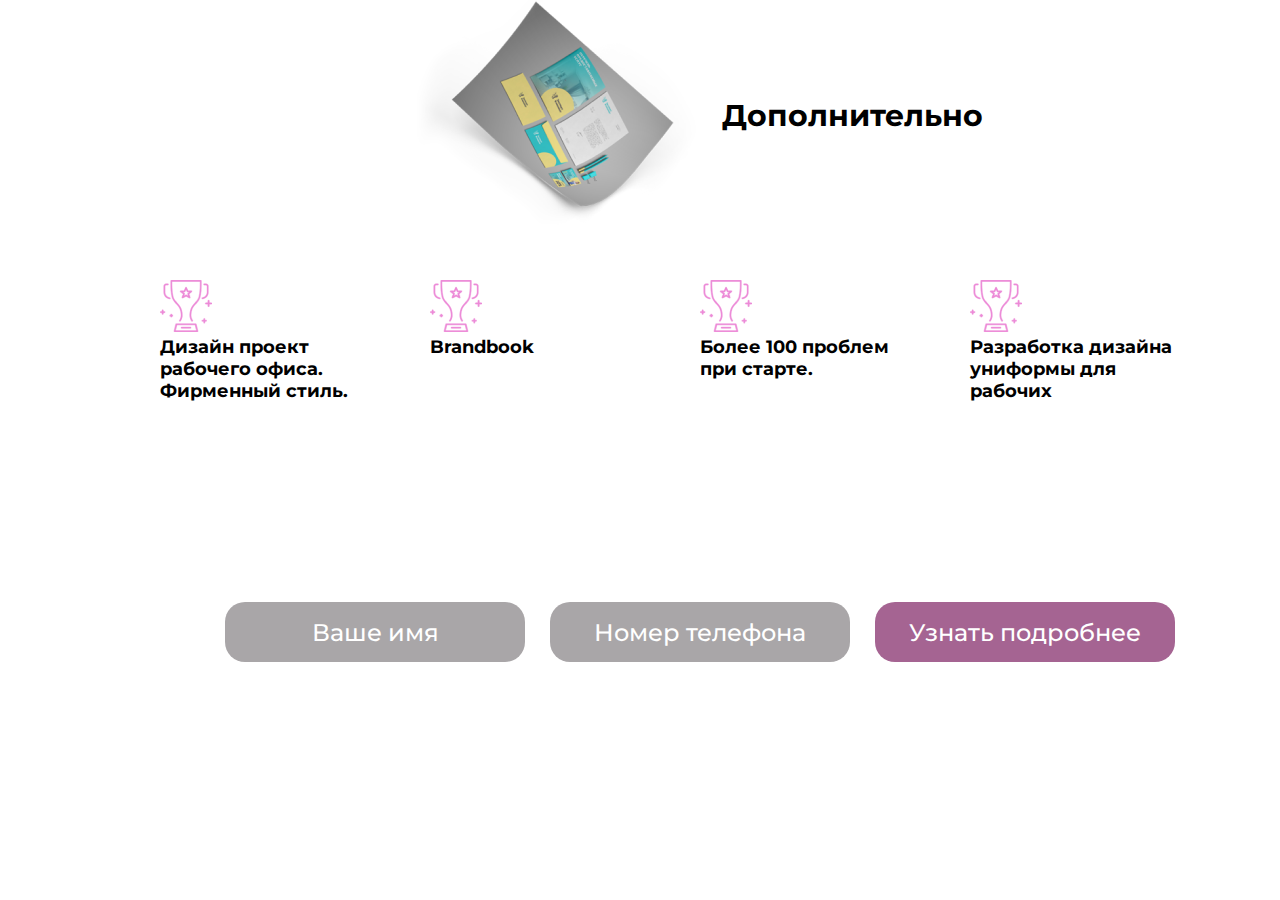
<file: modul11.html>
<!DOCTYPE html>
<html lang="ru">
<head>
    <meta charset="UTF-8">
    <meta http-equiv="X-UA-Compatible" content="IE=edge">
    <meta name="viewport" content="width=device-width, initial-scale=1.0">
    <link rel="stylesheet" href="assets/css/style.css">
    <title>Modulus</title>
</head>
<body>
    <!-- add_11modulus -->
    <section class="add">
        <div class="container">
            <div class="wrapper">
                <div class="header_modulus">
                    <img src="assets/img/modul11.png" alt="photo" class="photo">
                    <h1 class="title">
                        Дополнительно
                    </h1>
                </div>
                <div class="blocks">
                    <div class="block">
                        <img src="assets/img/kubok.png" alt="icon">
                        <h2 class="subtitle">
                            Дизайн проект рабочего офиса. Фирменный стиль.
                        </h2>
                        <p class="text">
                            Типовой проект, с картинками, фотографиями.
                        </p>
                    </div>
                    <div class="block">
                        <img src="assets/img/kubok.png" alt="icon">
                        <h2 class="subtitle">
                            Brandbook
                        </h2>
                        <p class="text">
                            Дизайн визиток, ручек, каталогов, бращюр, документов, табличек и различных прайсов. Брендирпованная одежда для сотрудников цеха. Однообразный фирменный стиль компании. Бренд может быть любой, даже Вам! Мы разработатем индивидуально.
                        </p>
                    </div>
                    <div class="block">
                        <img src="assets/img/kubok.png" alt="icon">
                        <h2 class="subtitle">
                            Более 100 проблем при старте.
                        </h2>
                        <p class="text">
                            Разобранно часто повторяющиеся проблемы, которые приводят к дифициту средств, перерасхода материалов, увольнение сотрудников, отсутствие заказов, межсеззонная работа.
                        </p>
                    </div>
                    <div class="block">
                        <img src="assets/img/kubok.png" alt="icon">
                        <h2 class="subtitle">
                            Разработка дизайна униформы для рабочих
                        </h2>
                        <p class="text">
                            Разработаем уникальный дизайн рабочей формы конкретно под Ваш бренд.
                        </p>
                    </div>
                </div>
                <div class="content">
                    <h3 class="content_title">
                        Интересен данный пакет документов?
                    </h3>
                    <p class="content_subtitle">
                        Свяжитесь с нами, чтобы подробней узнать об этом пакете документов
                    </p>
                </div>
                <div class="btns">
                    <input type="text" class="input" placeholder="Ваше имя">
                    <input type="text" class="input" placeholder="Номер телефона">
                    <button class="btn">
                        Узнать подробнее
                    </button>
                </div>
            </div>
        </div>
    </section>
</body>
</html>
</file>
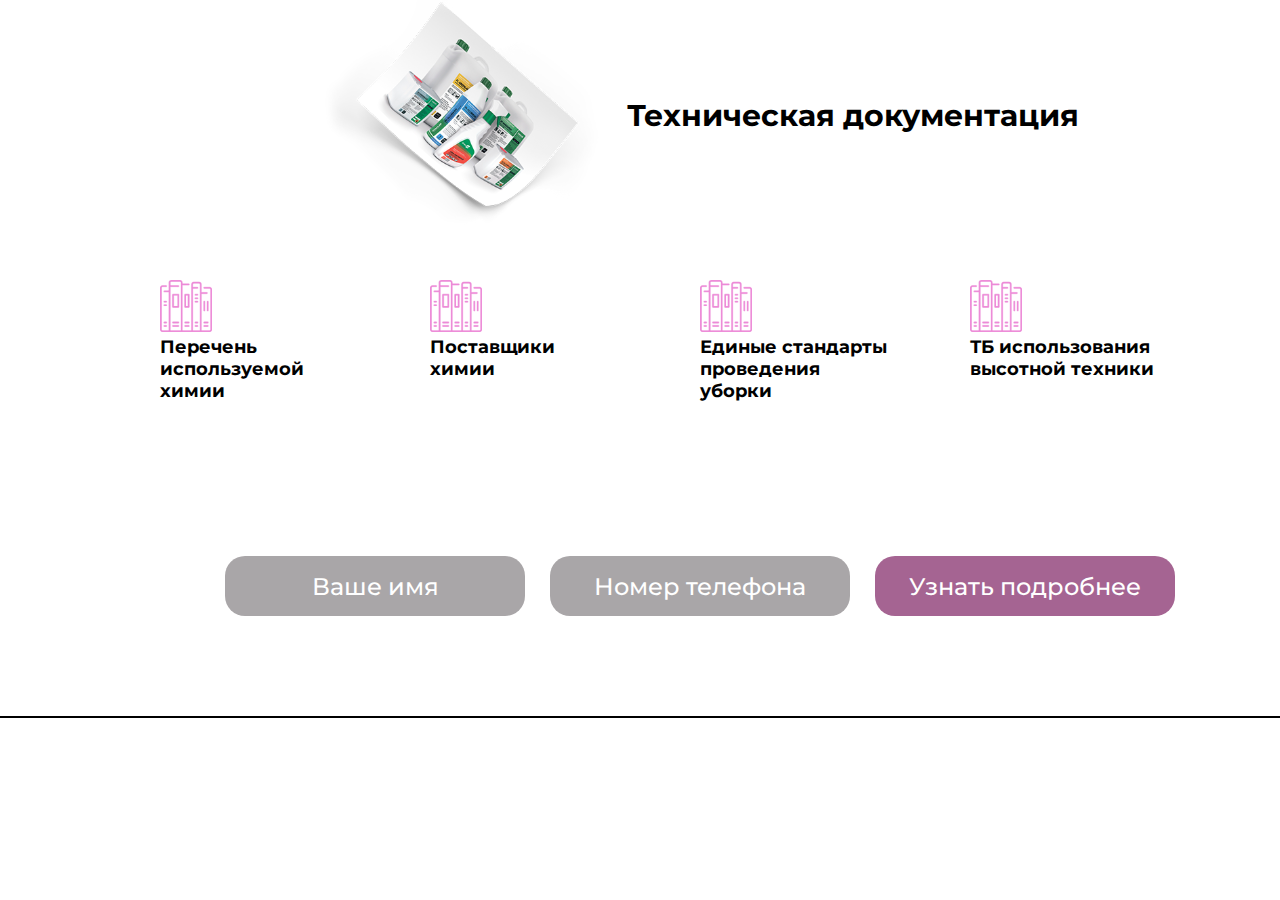
<file: modul2.html>
<!DOCTYPE html>
<html lang="ru">
<head>
    <meta charset="UTF-8">
    <meta http-equiv="X-UA-Compatible" content="IE=edge">
    <meta name="viewport" content="width=device-width, initial-scale=1.0">
    <link rel="stylesheet" href="assets/css/style.css">
    <title>Modulus</title>
</head>
<body>
    <!-- technical_2modulus -->
    <section class="technical">
        <div class="container">
            <div class="wrapper">
                <div class="header_modulus">
                    <img src="assets/img/modul1.svg" alt="photo" class="photo">
                    <h1 class="title">
                        Техническая документация
                    </h1>
                </div>
                <div class="blocks">
                    <div class="block">
                        <img src="assets/img/Books 2.png" alt="icon">
                        <h2 class="subtitle">
                            Перечень<br> используемой<br> химии
                        </h2>
                        <p class="text">
                            Полный список используемой в работе химии и рекомендации по её правильному и эффективному применению.
                        </p>
                    </div>
                    <div class="block">
                        <img src="assets/img/Books 2.png" alt="icon">
                        <h2 class="subtitle">
                            Поставщики<br> химии
                        </h2>
                        <p class="text">
                            Большая база проверенных поставщиков химии.
                        </p>
                    </div>
                    <div class="block">
                        <img src="assets/img/Books 2.png" alt="icon">
                        <h2 class="subtitle">
                            Единые стандарты проведения<br> уборки
                        </h2>
                        <p class="text">
                            Подробный чек-лист по стандартам проведения уборки в различных типах жилых и нежилых помещений.
                        </p>
                    </div>
                    <div class="block">
                        <img src="assets/img/Books 2.png" alt="icon">
                        <h2 class="subtitle">
                            ТБ использования высотной техники
                        </h2>
                        <p class="text">
                            Правила техники безопасности при работе на высотных объектах, с использованием высотной техники.
                        </p>
                    </div>
                </div>
                <div class="content">
                    <h3 class="content_title">
                        Интересен данный пакет документов?
                    </h3>
                    <p class="content_subtitle">
                        Свяжитесь с нами, чтобы подробней узнать об этом пакете документов
                    </p>
                </div>
                <div class="btns">
                    <input type="text" class="input" placeholder="Ваше имя">
                    <input type="text" class="input" placeholder="Номер телефона">
                    <button class="btn">
                        Узнать подробнее
                    </button>
                </div>
            </div>
        </div>
    </section>
    <hr class="hr_modulus">
</file>
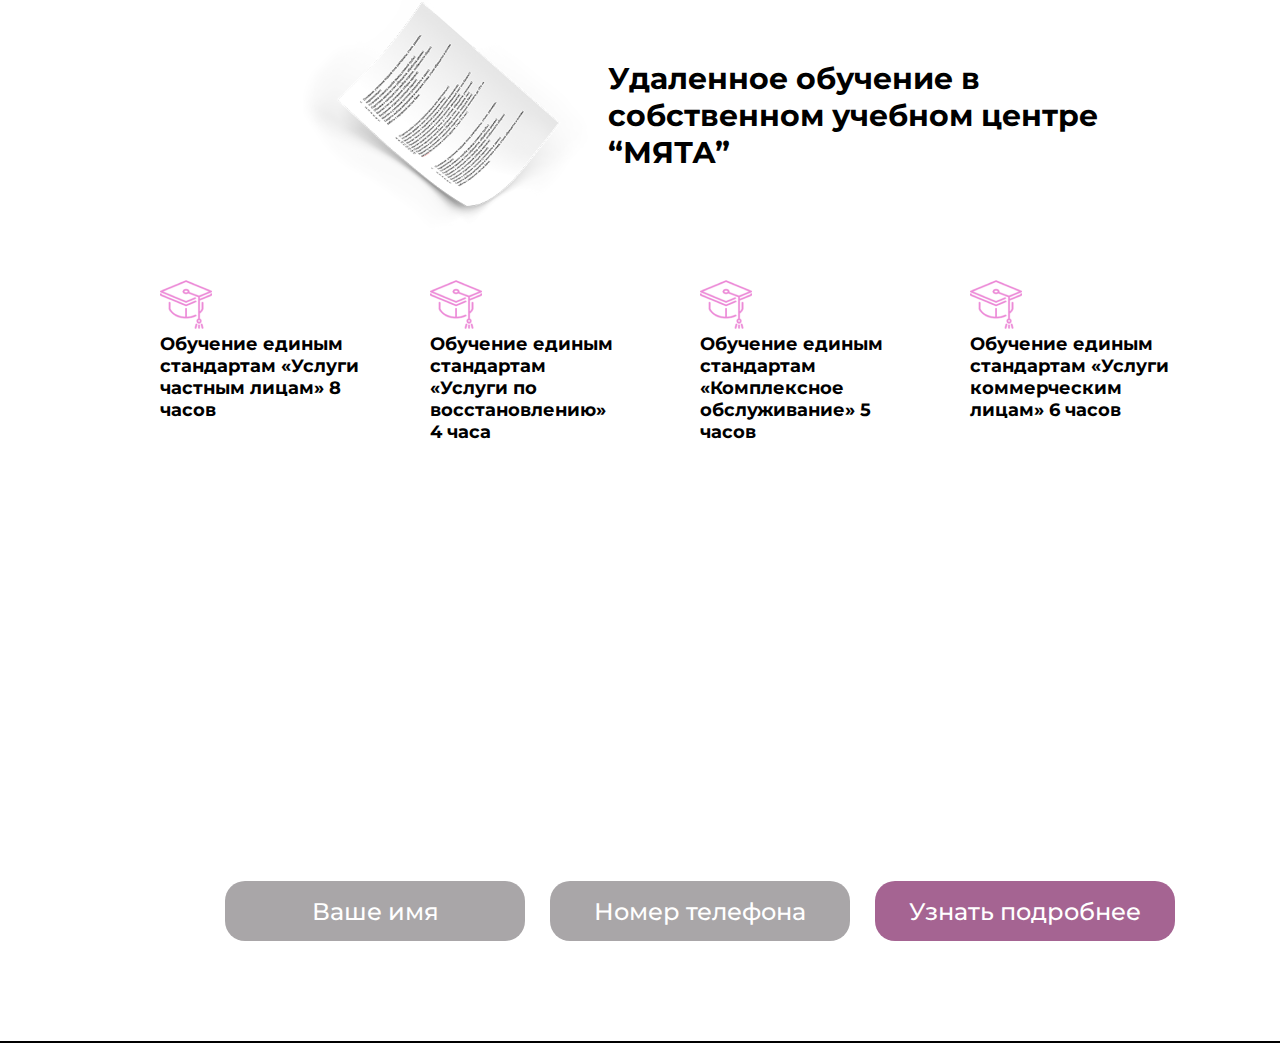
<file: modul3.html>
<!DOCTYPE html>
<html lang="ru">
<head>
    <meta charset="UTF-8">
    <meta http-equiv="X-UA-Compatible" content="IE=edge">
    <meta name="viewport" content="width=device-width, initial-scale=1.0">
    <link rel="stylesheet" href="assets/css/style.css">
    <title>Modulus</title>
</head>
<body>
    <!-- education_3modulus -->
    <section class="education">
        <div class="container">
            <div class="wrapper">
                <div class="header_modulus">
                    <img src="assets/img/modul2.svg" alt="photo" class="photo">
                    <h1 class="title">
                        Удаленное обучение в<br> собственном учебном центре<br> “МЯТА”
                    </h1>
                </div>
                <div class="blocks">
                    <div class="block">
                        <img src="assets/img/study.png" alt="icon">
                        <h2 class="subtitle">
                            Обучение единым<br> стандартам «Услуги<br> частным лицам» 8 <br> часов
                        </h2>
                        <p class="text">
                            •Уборка квартир<br>•Уборка домов<br>•Уборка коттеджей<br>•Уборка апартаментов<br>•Мытье окон<br>•Мытье натяжных потолков<br>•Мытье холодильников<br>•Мытье ванной и с/у<br>•Стирка штор<br>•Стирка ковров<br>•Стирка ковролина<br>•Уход за полом<br>•Химчистка мягкой мебели<br>•Химчистка жалюзей<br>•Химчистка салонов авто<br>•Химчистка ковров<br>•Удаление плесени<br>•Удаление запахов<br>•Дизенфекция жилых помещений<br>•Ароматизация помещений сухим туманом
                        </p>
                    </div>
                    <div class="block">
                        <img src="assets/img/study.png" alt="icon">
                        <h2 class="subtitle">
                            Обучение единым<br> стандартам<br> «Услуги по<br> восстановлению»<br> 4 часа
                        </h2>
                        <p class="text">
                            •Восстановление пластика окон<br>•Восстановление мягкой мебели от пятен<br>•Восстановлений ванн и душевых кабин от плесени<br>•Восстановление встроенных кухонь (жир, масло, нагар, сажа)
                        </p>
                    </div>
                    <div class="block">
                        <img src="assets/img/study.png" alt="icon">
                        <h2 class="subtitle">
                            Обучение единым<br> стандартам<br> «Комплексное<br> обслуживание» 5 <br> часов
                        </h2>
                        <p class="text">
                            •Домработница 2-4 раза в месяц•Тотальная уборка после пожара•Послестроительная уборка под ключ•Генеральная уборка всего жилого пространства
                        </p>
                    </div>
                    <div class="block">
                        <img src="assets/img/study.png" alt="icon">
                        <h2 class="subtitle">
                            Обучение единым<br> стандартам «Услуги<br> коммерческим<br> лицам» 6 часов
                        </h2>
                        <p class="text">
                            •Комплексная уборка офисов•Ежемесячное обслуживание•Уборка входных групп•Химчистка офисных кресел, ковров, жалюзей
                        </p>
                    </div>
                </div>
                <div class="content">
                    <h3 class="content_title">
                        Интересен данный пакет документов?
                    </h3>
                    <p class="content_subtitle">
                        Свяжитесь с нами, чтобы подробней узнать об этом пакете документов
                    </p>
                </div>
                <div class="btns">
                    <input type="text" class="input" placeholder="Ваше имя">
                    <input type="text" class="input" placeholder="Номер телефона">
                    <button class="btn">
                        Узнать подробнее
                    </button>
                </div>
            </div>
        </div>
    </section>
    <hr class="hr_modulus">
</file>
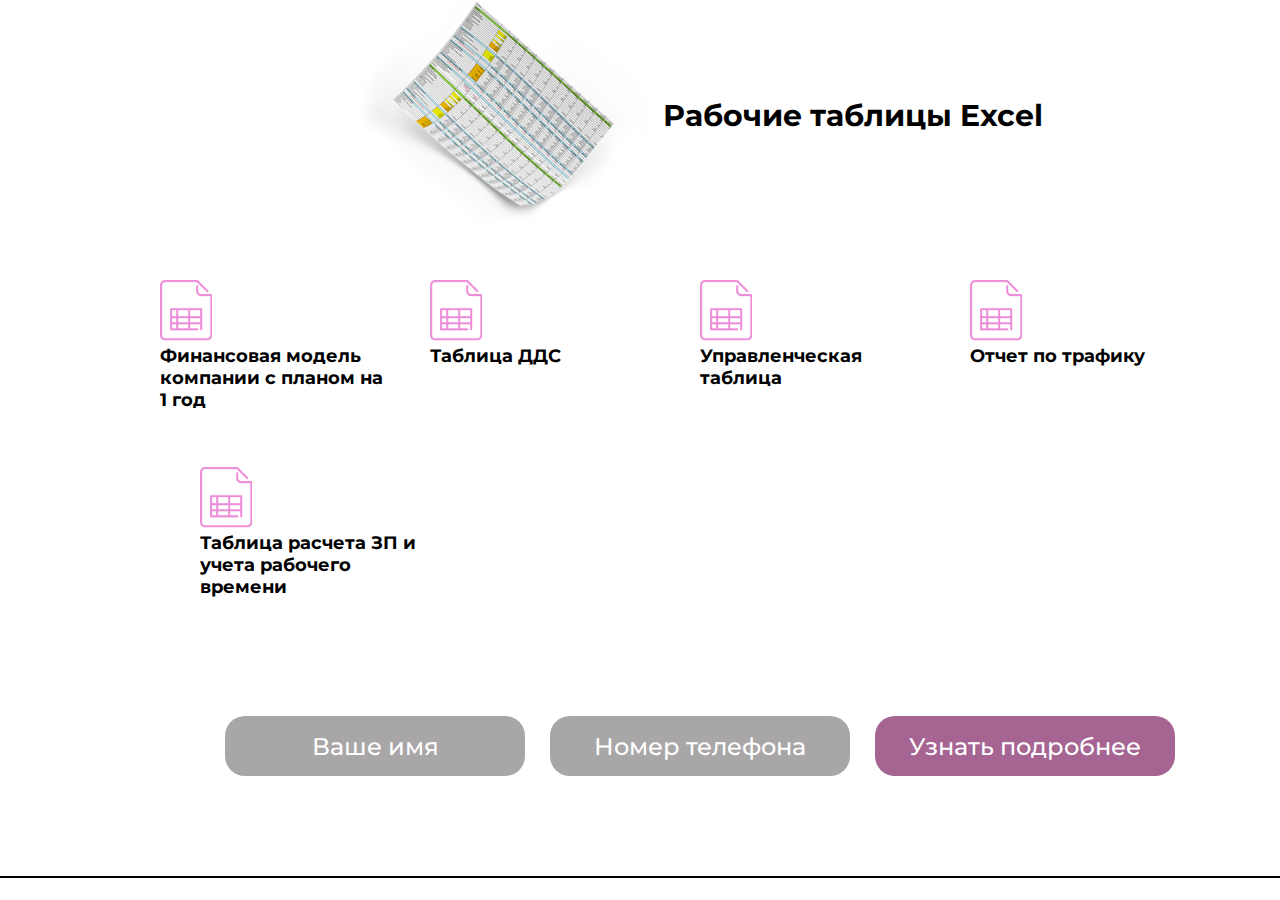
<file: modul4.html>
<!DOCTYPE html>
<html lang="ru">
<head>
    <meta charset="UTF-8">
    <meta http-equiv="X-UA-Compatible" content="IE=edge">
    <meta name="viewport" content="width=device-width, initial-scale=1.0">
    <link rel="stylesheet" href="assets/css/style.css">
    <title>Modulus</title>
</head>
<body>
    <!-- table_4modulus -->
    <section class="table">
        <div class="container">
            <div class="wrapper">
                <div class="header_modulus">
                    <img src="assets/img/modul3.png" alt="photo" class="photo">
                    <h1 class="title">
                        Рабочие таблицы Excel
                    </h1>
                </div>
                <div class="blocks">
                    <div class="block">
                        <img src="assets/img/exsel 4.png" alt="icon">
                        <h2 class="subtitle">
                            Финансовая модель компании с планом на 1 год
                        </h2>
                        <p class="text">
                            План по рекламе и количесву выполненных заказов
                        </p>
                    </div>
                    <div class="block">
                        <img src="assets/img/exsel 4.png" alt="icon">
                        <h2 class="subtitle">
                            Таблица ДДС
                        </h2>
                        <p class="text">
                            Excel таблица движения денежных средств
                        </p>
                    </div>
                    <div class="block">
                        <img src="assets/img/exsel 4.png" alt="icon">
                        <h2 class="subtitle">
                            Управленческая таблица
                        </h2>
                        <p class="text">
                            Учет клиентов, прихода и расхода средств
                        </p>
                    </div>
                    <div class="block">
                        <img src="assets/img/exsel 4.png" alt="icon">
                        <h2 class="subtitle">
                            Отчет по трафику
                        </h2>
                        <p class="text">
                            Расход средств на рекламу, показатели конверсии
                        </p>
                    </div>
                </div>
                <div class="blocks2">
                    <div class="block2">
                        <img src="assets/img/exsel 4.png" alt="icon">
                        <h2 class="subtitle">
                            Таблица расчета ЗП и учета рабочего времени
                        </h2>
                        <p class="text">
                            Простой и удобный расчет расходов на ЗПx
                        </p>
                    </div>
                </div>
                <div class="content">
                    <h3 class="content_title">
                        Интересен данный пакет документов?
                    </h3>
                    <p class="content_subtitle">
                        Свяжитесь с нами, чтобы подробней узнать об этом пакете документов
                    </p>
                </div>
                <div class="btns">
                    <input type="text" class="input" placeholder="Ваше имя">
                    <input type="text" class="input" placeholder="Номер телефона">
                    <button class="btn">
                        Узнать подробнее
                    </button>
                </div>
            </div>
        </div>
    </section>
    <hr class="hr_modulus">
</file>
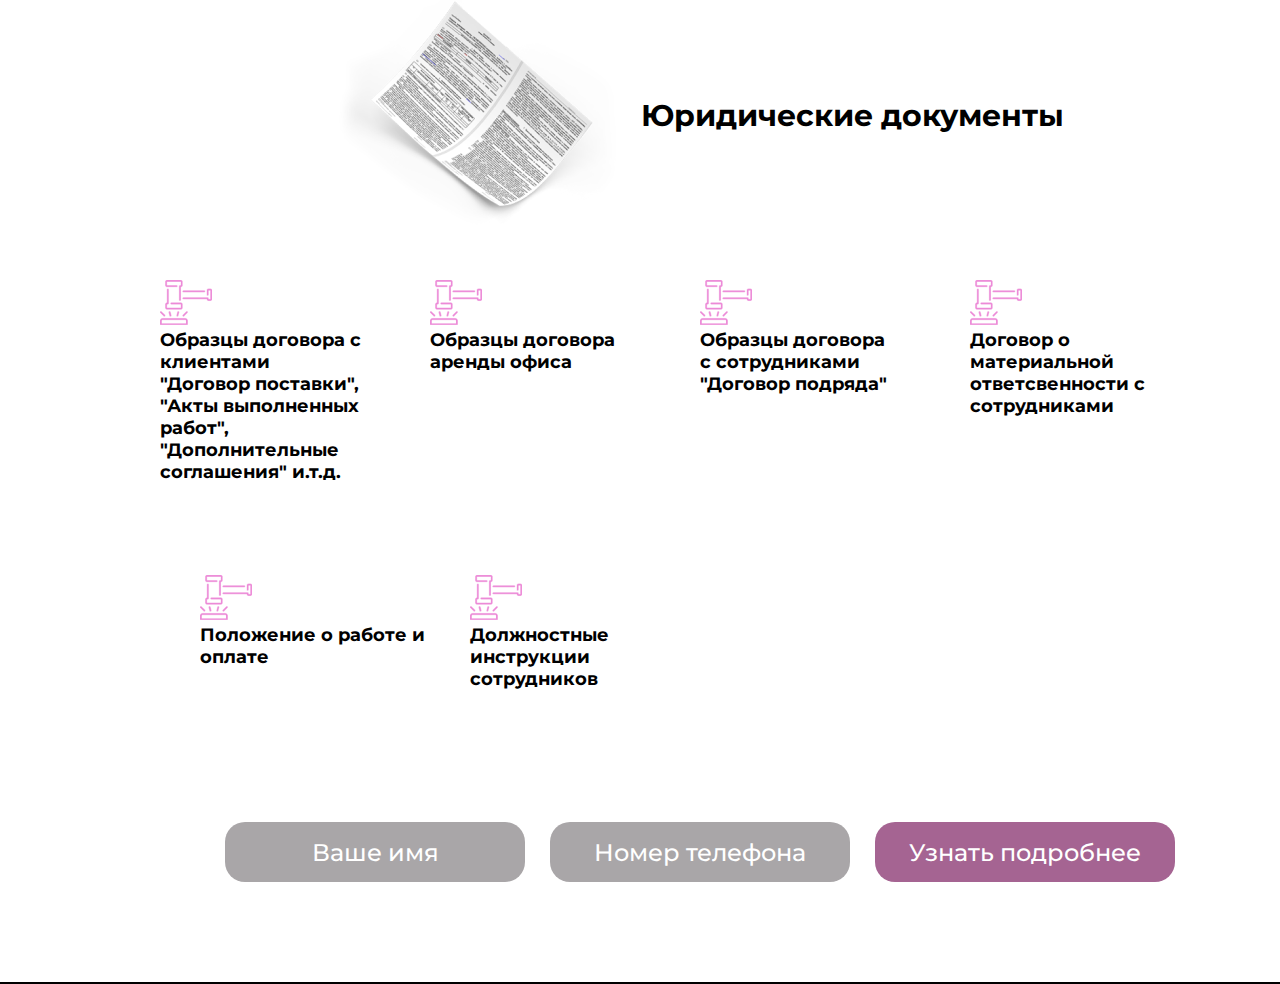
<file: modul5.html>
<!DOCTYPE html>
<html lang="ru">
<head>
    <meta charset="UTF-8">
    <meta http-equiv="X-UA-Compatible" content="IE=edge">
    <meta name="viewport" content="width=device-width, initial-scale=1.0">
    <link rel="stylesheet" href="assets/css/style.css">
    <title>Modulus</title>
</head>
<body>
    <!-- lawyer_5modulus -->
    <section class="lawyer">
        <div class="container">
            <div class="wrapper">
                <div class="header_modulus">
                    <img src="assets/img/modul4.png" alt="photo" class="photo">
                    <h1 class="title">
                        Юридические документы
                    </h1>
                </div>
                <div class="blocks">
                    <div class="block">
                        <img src="assets/img/doc.png" alt="icon">
                        <h2 class="subtitle">
                            Образцы договора с<br> клиентами<br> "Договор поставки",<br> "Акты выполненных<br> работ",<br> "Дополнительные<br> соглашения" и.т.д.
                        </h2>
                        <p class="text">С учетом нюансов из 28 закона о "Защите прав потребителей"
                            План по рекламе и количесву выполненных заказов
                        </p>
                    </div>
                    <div class="block">
                        <img src="assets/img/doc.png" alt="icon">
                        <h2 class="subtitle">
                            Образцы договора<br> аренды офиса
                        </h2>
                        <p class="text">
                            Арендуя у юридического или частного лица
                        </p>
                    </div>
                    <div class="block">
                        <img src="assets/img/doc.png" alt="icon">
                        <h2 class="subtitle">
                            Образцы договора<br> с сотрудниками<br> "Договор подряда"
                        </h2>
                        <p class="text">
                            На основании гражданско - правовых отношений, при сдельной оплате
                        </p>
                    </div>
                    <div class="block">
                        <img src="assets/img/doc.png" alt="icon">
                        <h2 class="subtitle">
                            Договор о<br> материальной<br> ответсвенности с<br> сотрудниками
                        </h2>
                        <p class="text">
                            Чтобы потом не искать кто прав, а кто виноват (подотчетность)
                        </p>
                    </div>
                </div>
                <div class="blocks2">
                    <div class="block2">
                        <img src="assets/img/doc.png" alt="icon">
                        <h2 class="subtitle">
                            Положение о работе и оплате
                        </h2>
                        <p class="text">
                            Сводный документ для сотрудников , описание стоимости сделки, графика работы и т.д.
                        </p>
                    </div>
                    <div class="block2">
                        <img src="assets/img/doc.png" alt="icon">
                        <h2 class="subtitle">
                            Должностные инструкции сотрудников
                        </h2>
                    </div>
                </div>
                <div class="content">
                    <h3 class="content_title">
                        Интересен данный пакет документов?
                    </h3>
                    <p class="content_subtitle">
                        Свяжитесь с нами, чтобы подробней узнать об этом пакете документов
                    </p>
                </div>
                <div class="btns">
                    <input type="text" class="input" placeholder="Ваше имя">
                    <input type="text" class="input" placeholder="Номер телефона">
                    <button class="btn">
                        Узнать подробнее
                    </button>
                </div>
            </div>
        </div>
    </section>
    <hr class="hr_modulus">
</file>
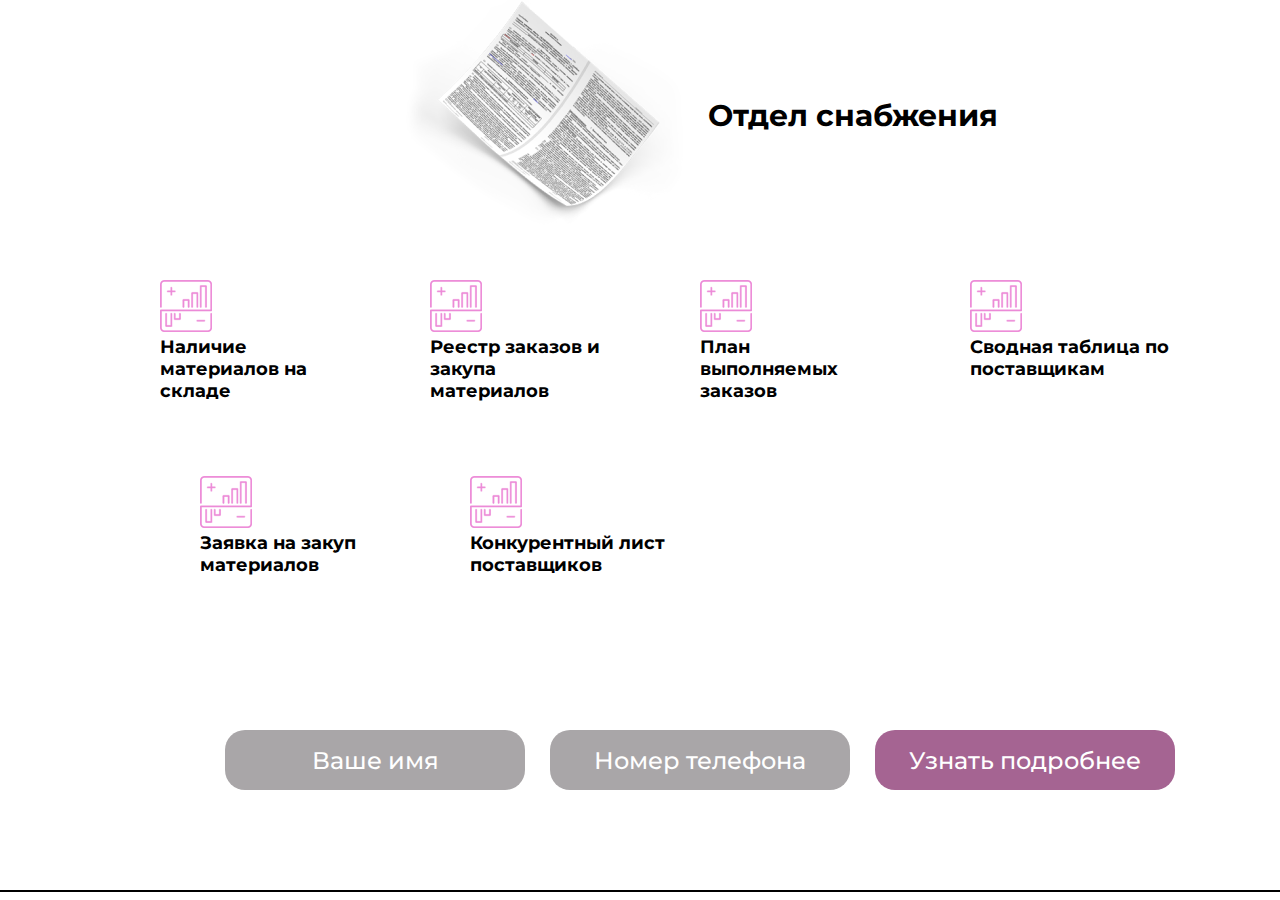
<file: modul6.html>
<!DOCTYPE html>
<html lang="ru">
<head>
    <meta charset="UTF-8">
    <meta http-equiv="X-UA-Compatible" content="IE=edge">
    <meta name="viewport" content="width=device-width, initial-scale=1.0">
    <link rel="stylesheet" href="assets/css/style.css">
    <title>Modulus</title>
</head>
<body>
   <!-- supply_6modulus -->
    <section class="supply">
        <div class="container">
            <div class="wrapper">
                <div class="header_modulus">
                    <img src="assets/img/modul5.png" alt="photo" class="photo">
                    <h1 class="title">
                        Отдел снабжения
                    </h1>
                </div>
                <div class="blocks">
                    <div class="block">
                        <img src="assets/img/plus.png" alt="icon">
                        <h2 class="subtitle">
                            Наличие<br> материалов на<br> складе
                        </h2>
                        <p class="text">
                            Электронный учет. Расчет остатков и списание по итогу месяца.
                        </p>
                    </div>
                    <div class="block">
                        <img src="assets/img/plus.png"alt="icon">
                        <h2 class="subtitle">
                            Реестр заказов и<br> закупа<br> материалов
                        </h2>
                        <p class="text">
                            Учет закупленных материалов по заказу, отчет обеспечения
                        </p>
                    </div>
                    <div class="block">
                        <img src="assets/img/plus.png" alt="icon">
                        <h2 class="subtitle">
                            План<br> выполняемых<br> заказов
                        </h2>
                        <p class="text">
                            Контроль выполняемых заказов и очередности их исполнения
                        </p>
                    </div>
                    <div class="block">
                        <img src="assets/img/plus.png" alt="icon">
                        <h2 class="subtitle">
                            Сводная таблица по<br> поставщикам
                        </h2>
                        <p class="text">
                            Общая база всех поставщиков компании, действующих и альтернативных
                        </p>
                    </div>
                </div>
                <div class="blocks2">
                    <div class="block2">
                        <img src="assets/img/plus.png" alt="icon">
                        <h2 class="subtitle">
                            Заявка на закуп<br> материалов
                        </h2>
                        <p class="text">
                            Форма заявки, для отчета снабжения и расхода средств
                        </p>
                    </div>
                    <div class="block2">
                        <img src="assets/img/plus.png" alt="icon">
                        <h2 class="subtitle">
                            Конкурентный лист поставщиков
                        </h2>
                        <p class="text">
                            Выбор поставщика по конкурентному лист. Учет всех возможных поставщиков на рынке материалов.
                        </p>
                    </div>
                </div>
                <div class="content">
                    <h3 class="content_title">
                        Интересен данный пакет документов?
                    </h3>
                    <p class="content_subtitle">
                        Свяжитесь с нами, чтобы подробней узнать об этом пакете документов
                    </p>
                </div>
                <div class="btns">
                    <input type="text" class="input" placeholder="Ваше имя">
                    <input type="text" class="input" placeholder="Номер телефона">
                    <button class="btn">
                        Узнать подробнее
                    </button>
                </div>
            </div>
        </div>
    </section>
    <hr class="hr_modulus">
</file>
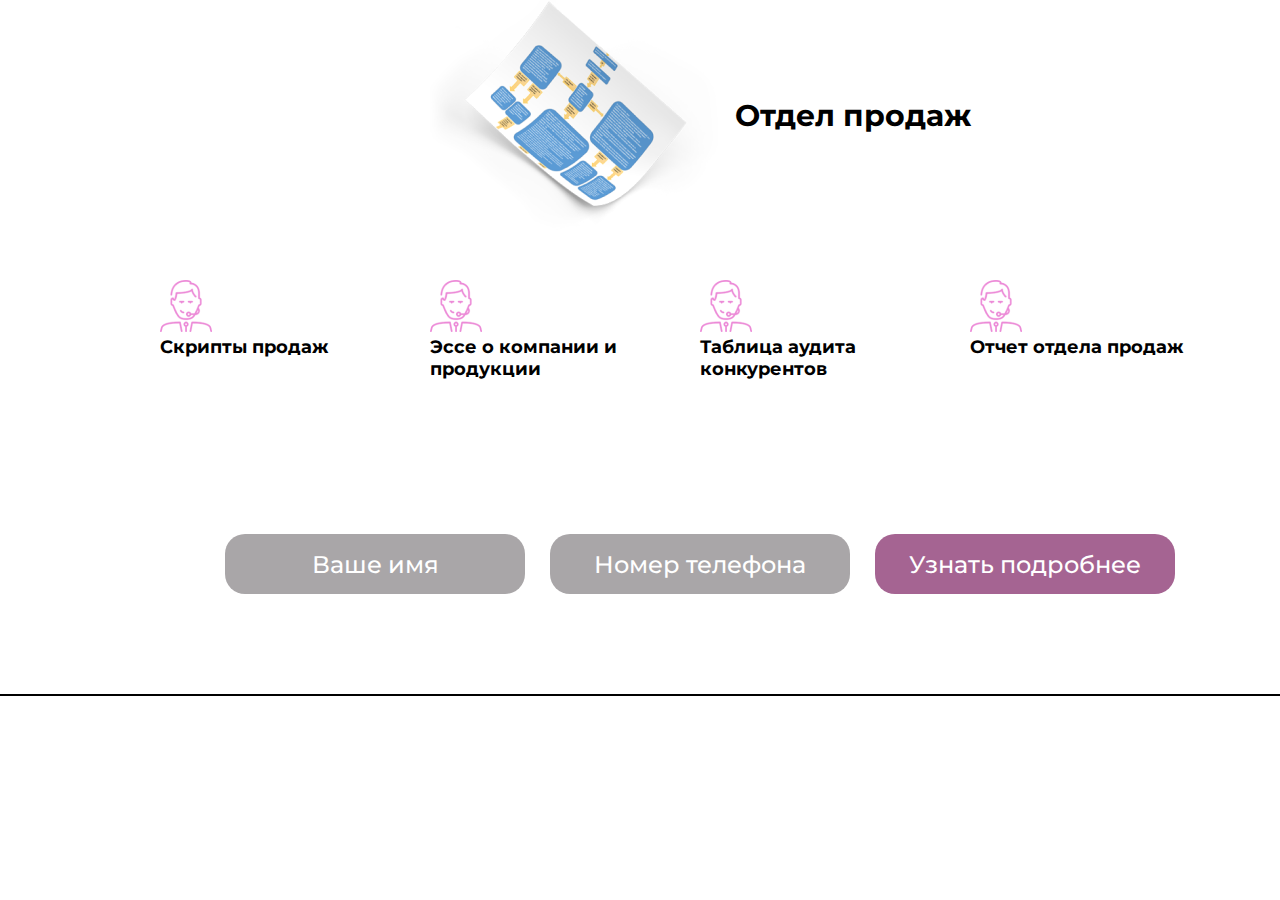
<file: modul7.html>
<!DOCTYPE html>
<html lang="ru">
<head>
    <meta charset="UTF-8">
    <meta http-equiv="X-UA-Compatible" content="IE=edge">
    <meta name="viewport" content="width=device-width, initial-scale=1.0">
    <link rel="stylesheet" href="assets/css/style.css">
    <title>Modulus</title>
</head>
<body>
    <!-- sales_7modulus -->
    <section class="sales">
        <div class="container">
            <div class="wrapper">
                <div class="header_modulus">
                    <img src="assets/img/modul6.png" alt="photo" class="photo">
                    <h1 class="title">
                        Отдел продаж
                    </h1>
                </div>
                <div class="blocks">
                    <div class="block">
                        <img src="assets/img/man.png" alt="icon">
                        <h2 class="subtitle">
                            Скрипты продаж
                        </h2>
                        <p class="text">
                            Описание скрипта приветствия, входящего звонка, исходящего звонка, повторного звонка
                        </p>
                    </div>
                    <div class="block">
                        <img src="assets/img/man.png" alt="icon">
                        <h2 class="subtitle">
                            Эссе о компании и продукции
                        </h2>
                        <p class="text">
                            Полное описание компании, чем занимается и.т.д. Чтобы каждый сотрудник обладал одинаковой информацией
                        </p>
                    </div>
                    <div class="block">
                        <img src="assets/img/man.png" alt="icon">
                        <h2 class="subtitle">
                            Таблица аудита конкурентов
                        </h2>
                        <p class="text">
                            Иметь представление о том кто еще есть на рынке кроме вас и четко формировать стратегию развития.
                        </p>
                    </div>
                    <div class="block">
                        <img src="assets/img/man.png" alt="icon">
                        <h2 class="subtitle">
                            Отчет отдела продаж
                        </h2>
                        <p class="text">
                            Ежедневная форма заполнения основных показателей (звонки, заявки, встречи и.т.д.)
                        </p>
                    </div>
                </div>
                <div class="content">
                    <h3 class="content_title">
                        Интересен данный пакет документов?
                    </h3>
                    <p class="content_subtitle">
                        Свяжитесь с нами, чтобы подробней узнать об этом пакете документов
                    </p>
                </div>
                <div class="btns">
                    <input type="text" class="input" placeholder="Ваше имя">
                    <input type="text" class="input" placeholder="Номер телефона">
                    <button class="btn">
                        Узнать подробнее
                    </button>
                </div>
            </div>
        </div>
    </section>
    <hr class="hr_modulus">
</file>
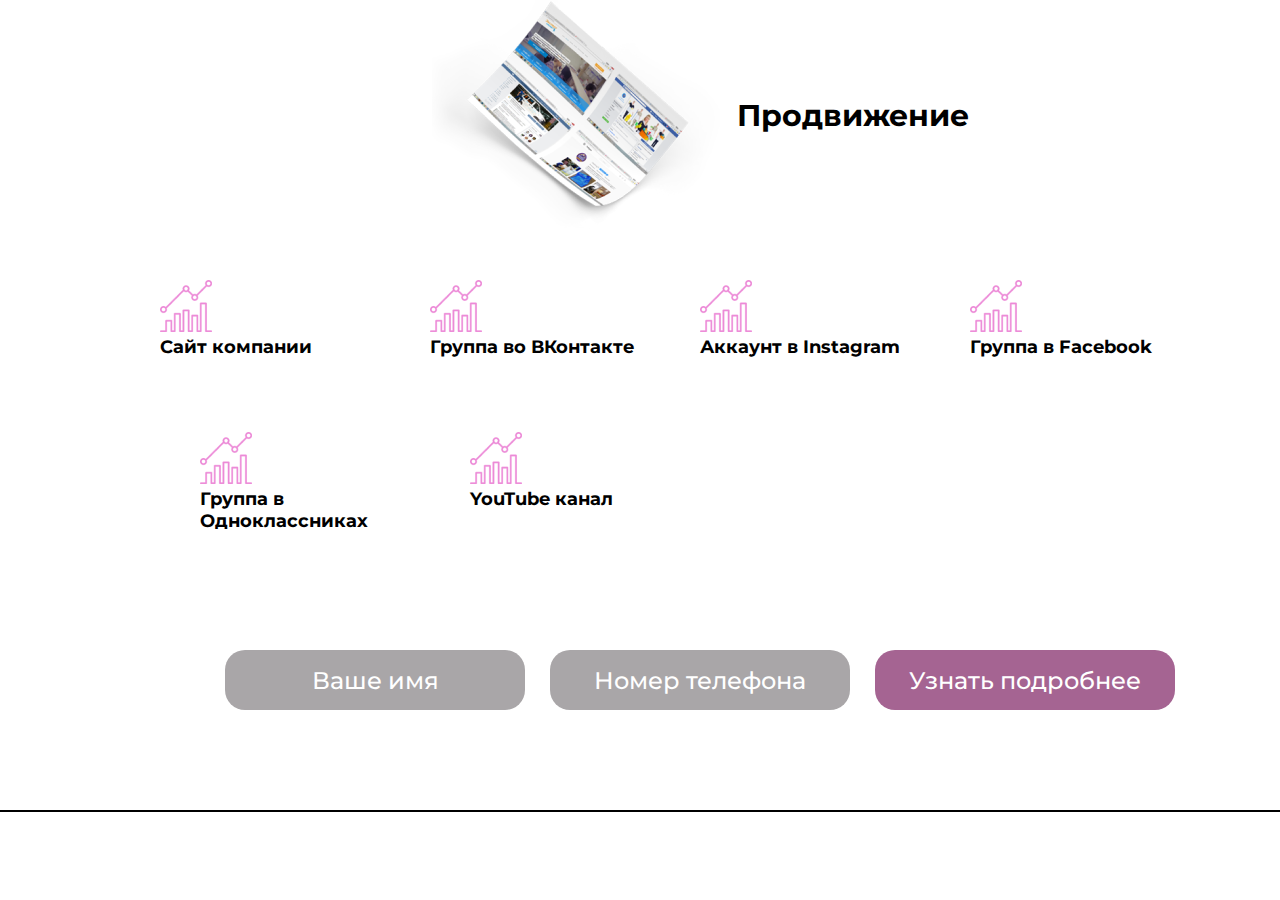
<file: modul8.html>
<!DOCTYPE html>
<html lang="ru">
<head>
    <meta charset="UTF-8">
    <meta http-equiv="X-UA-Compatible" content="IE=edge">
    <meta name="viewport" content="width=device-width, initial-scale=1.0">
    <link rel="stylesheet" href="assets/css/style.css">
    <title>Modulus</title>
</head>
<body>
    <!-- promotion_8modulus -->
    <section class="promotion">
        <div class="container">
            <div class="wrapper">
                <div class="header_modulus">
                    <img src="assets/img/modul7.png" alt="photo" class="photo">
                    <h1 class="title">
                        Продвижение
                    </h1>
                </div>
                <div class="blocks">
                    <div class="block">
                        <img src="assets/img/line1.png" alt="icon">
                        <h2 class="subtitle">
                            Сайт компании
                        </h2>
                        <p class="text">
                            Адаптивный, красивый, современный сайт для ПК и мобильника
                        </p>
                    </div>
                    <div class="block">
                        <img src="assets/img/line1.png" alt="icon">
                        <h2 class="subtitle">
                            Группа во ВКонтакте
                        </h2>
                        <p class="text">
                            Оформленная группа с контентом и постами. Рабочая.
                        </p>
                    </div>
                    <div class="block">
                        <img src="assets/img/line1.png" alt="icon">
                        <h2 class="subtitle">
                            Аккаунт в Instagram
                        </h2>
                        <p class="text">
                            Оформленный аккаунт с контентом и постами. Рабочий.
                        </p>
                    </div>
                    <div class="block">
                        <img src="assets/img/line1.png" alt="icon">
                        <h2 class="subtitle">
                            Группа в Facebook
                        </h2>
                        <p class="text">
                            Оформленная группа с контентом и постами. Рабочая.
                        </p>
                    </div>
                </div>
                <div class="blocks2">
                    <div class="block2">
                        <img src="assets/img/line1.png" alt="icon">
                        <h2 class="subtitle">
                            Группа в Одноклассниках
                        </h2>
                        <p class="text">
                            Оформленная группа с контентом и постами. Рабочая.
                        </p>
                    </div>
                    <div class="block2">
                        <img src="assets/img/line1.png" alt="icon">
                        <h2 class="subtitle">
                            YouTube канал
                        </h2>
                        <p class="text">
                            Медиа страница компании
                        </p>
                    </div>
                </div>
                <div class="content">
                    <h3 class="content_title">
                        Интересен данный пакет документов?
                    </h3>
                    <p class="content_subtitle">
                        Свяжитесь с нами, чтобы подробней узнать об этом пакете документов
                    </p>
                </div>
                <div class="btns">
                    <input type="text" class="input" placeholder="Ваше имя">
                    <input type="text" class="input" placeholder="Номер телефона">
                    <button class="btn">
                        Узнать подробнее
                    </button>
                </div>
            </div>
        </div>
    </section>
    <hr class="hr_modulus">
</file>
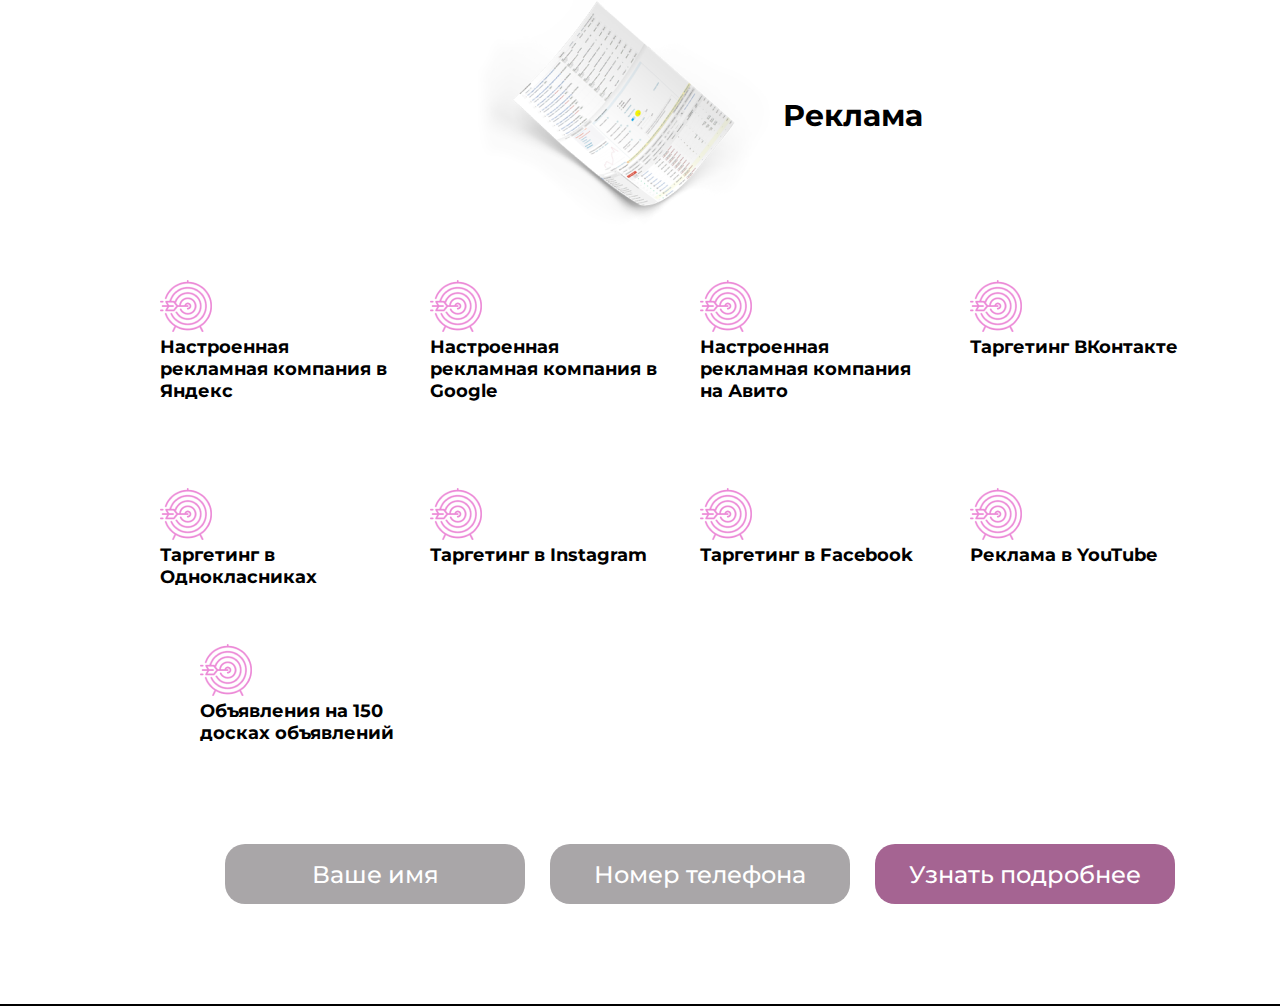
<file: modul9.html>
<!DOCTYPE html>
<html lang="ru">
<head>
    <meta charset="UTF-8">
    <meta http-equiv="X-UA-Compatible" content="IE=edge">
    <meta name="viewport" content="width=device-width, initial-scale=1.0">
    <link rel="stylesheet" href="assets/css/style.css">
    <title>Modulus</title>
</head>
<body>
    <!-- promotion_9modulus -->
    <section class="promotion">
        <div class="container">
            <div class="wrapper">
                <div class="header_modulus">
                    <img src="assets/img/modul8.png" alt="photo" class="photo">
                    <h1 class="title">
                        Реклама
                    </h1>
                </div>
                <div class="blocks">
                    <div class="block">
                        <img src="assets/img/target 1.png" alt="icon">
                        <h2 class="subtitle">
                            Настроенная рекламная компания в Яндекс
                        </h2>
                        <p class="text">
                            Компании с более чем 2 000 ключевых слов
                        </p>
                    </div>
                    <div class="block">
                        <img src="assets/img/target 1.png" alt="icon">
                        <h2 class="subtitle">
                            Настроенная рекламная компания в Google
                        </h2>
                        <p class="text">
                            Компании с более чем 2 000 ключевых слов
                        </p>
                    </div>
                    <div class="block">
                        <img src="assets/img/target 1.png" alt="icon">
                        <h2 class="subtitle">
                            Настроенная рекламная компания на Авито
                        </h2>
                        <p class="text">
                            Авито промо с самими горячими ключами. Реклама ведет на сайт
                        </p>
                    </div>
                    <div class="block">
                        <img src="assets/img/target 1.png" alt="icon">
                        <h2 class="subtitle">
                            Таргетинг ВКонтакте
                        </h2>
                        <p class="text">
                            Реклама на продающий пост, презентацию, видео
                        </p>
                    </div>
                </div>
                <div class="blocks">
                    <div class="block">
                        <img src="assets/img/target 1.png" alt="icon">
                        <h2 class="subtitle">
                            Таргетинг в Однокласниках
                        </h2>
                        <p class="text">
                            Реклама на продающий пост, презентацию, видео
                        </p>
                    </div>
                    <div class="block">
                        <img src="assets/img/target 1.png" alt="icon">
                        <h2 class="subtitle">
                            Таргетинг в Instagram
                        </h2>
                        <p class="text">
                            Реклама на продающий пост, презентацию, видео
                        </p>
                    </div>
                    <div class="block">
                        <img src="assets/img/target 1.png" alt="icon">
                        <h2 class="subtitle">
                            Таргетинг в Facebook
                        </h2>
                        <p class="text">
                            Реклама на продающий пост, презентацию, видео
                        </p>
                    </div>
                    <div class="block">
                        <img src="assets/img/target 1.png" alt="icon">
                        <h2 class="subtitle">
                            Реклама в YouTube
                        </h2>
                        <p class="text">
                            Настроена на тематические каналы
                        </p>
                    </div>
                </div>
                <div class="blocks2">
                    <div class="block2">
                        <img src="assets/img/target 1.png" alt="icon">
                        <h2 class="subtitle">
                            Объявления на 150 досках объявлений
                        </h2>
                        <p class="text">
                            Бесплатная реклама в интернете
                        </p>
                    </div>
                </div>
                <div class="content">
                    <h3 class="content_title">
                        Интересен данный пакет документов?
                    </h3>
                    <p class="content_subtitle">
                        Свяжитесь с нами, чтобы подробней узнать об этом пакете документов
                    </p>
                </div>
                <div class="btns">
                    <input type="text" class="input" placeholder="Ваше имя">
                    <input type="text" class="input" placeholder="Номер телефона">
                    <button class="btn">
                        Узнать подробнее
                    </button>
                </div>
            </div>
        </div>
    </section>
    <hr class="hr_modulus">
</file>
<file: assets/css/style.css>
@font-face {
    font-family: 'Montserrat';
    src: url('../fonts/Montserrat-Medium.ttf') format("truetype");
    font-weight: 500;
}
@font-face {
    font-family: 'Montserrat';
    src: url('../fonts/Montserrat-SemiBold.ttf') format("truetype");
    font-weight: 600;
}
@font-face {
    font-family: 'Montserrat';
    src: url('../fonts/Montserrat-Regular.ttf') format("truetype");
    font-weight: 400;
}
@font-face {
    font-family: 'Montserrat';
    src: url('../fonts/Montserrat-Bold.ttf') format("truetype");
    font-weight: 700;
}
@font-face {
    font-family: 'Montserrat';
    src: url('../fonts/Montserrat-Black.ttf') format("truetype");
    font-weight: 900;
}

body{
    overflow-x: hidden;
}

*{
    margin: 0;
    padding: 0;
    box-sizing: border-box;
    color: white;
}

a{
    text-decoration: none;
}

li{
    list-style: none;
}

.container{
    width: 1400px;
    margin: 0 auto;
}

/* header */
.header_picture{
    background: url("../img/Main.png") no-repeat center center / cover;
    height: 1111px;
}

.header_wrapper{
    display: flex;
    align-items: center;
    justify-content: space-between;
    padding-top: 27px;
}

.header_text{
    font-size: 24px;
    text-align: center;
    font-family: 'Montserrat';
}

.menu_header{
    display: flex;
    flex-direction: column;
}

.menu_list{
    display: flex;
}

.menu_link{
    font-family: 'Montserrat';
    font-size: 18px;
    text-decoration: none;
}

.menu_link:hover{
    color: rgb(168, 168, 168);
    transition: color .2s ease-in;
}

.menu_pic{
    margin: 0px 5px;
}

.phone{
    transition: 0.5s;
    font-family: 'Montserrat';
    font-weight: 900;
    font-size: 30px;
    text-align: end;
}

.phone:hover{
    opacity: 0.7;
}

/* intro */
.intro_wrapper{
    display: block;
    align-items: center;
    justify-content: center;
}

.intro_line{
    margin-top: 17px;
    margin-bottom: 19px;
}

.intro_texts{
    text-align: center;
}

.intro_title{
    font-family: 'Montserrat';
    font-weight: 700;
    font-size: 40px;
}

.intro_subtitle{
    margin-top: 15px;
    font-family: 'Montserrat';
    font-weight: 700;
    font-size: 40px;
}

.intro_subtitle span{
    color: blueviolet;
}

.intro_transfers{
    display: block;
    margin-left: 15px;
    margin-top: 38px;
}

.intro_transfer{
    display: flex;
    align-items: center;
    margin-bottom: 45px;
}

.transfer_text{
    font-family: 'Montserrat';
    font-weight: 500;
    font-size: 24px;
    margin-left: 58px;
}

.business_plan{
    display: block;
    margin-top: 50px;
    margin-left: 15px;
}

.business_plan_text{
    font-family: 'Montserrat';
    font-size: 24px;
    font-weight: 700;
}

.get{
    width: 299px;
    height: 91px;
    margin-left: 50px;
    margin-top: 54px;
    background-color: rgb(165, 100, 146);
    border-radius: 20px;
    border-style: none;
    align-items: center;
    display: flex;
    transition: 0.3s;
}

.get:hover{
    filter: drop-shadow(0px 2px 22px #FFFFFF);
}

.gettext{
    font-family: 'Montserrat';
    font-weight: 500;
    font-size: 24px; 
}

.getpic{
    padding-left: 28.94px;
    padding-right: 22.93px;
}

/* section2 */
.section2{
    background: white;
    filter: drop-shadow(0px -4px 21px rgba(0, 0, 0, 0.25)) drop-shadow(8px 4px 21px rgba(0, 0, 0, 0.25));
    border-bottom: 7px solid;
}
.section2_wrapper{
    display: flex;
    padding-top: 88px;
    padding-bottom: 77px;
}

.section2_box{
    display: block;
    padding-top: 12px;
    margin-left: 182px;
}

.section2_title{
    font-family: 'Montserrat';
    font-weight: 700;
    font-size:20px;
    color: black;
}

.section2_subtitle{
    font-family: 'Montserrat';
    font-weight: 600;
    font-size: 20px;
    color: black;
    padding-top: 64px;
}

.section2_button{
    width: 480px;
    height: 91px;
    border-radius: 20px;
    border-style: none;
    background-color: rgba(165, 100, 146, 1);
    font-family: 'Montserrat';
    font-weight: 500;
    font-size: 24px;
    margin-top: 64px;
    transition: 0.3s;
}

.section2_button:hover{
    filter: drop-shadow(0px 2px 22px #b398ff);
}

/* section3 */
.section3_wrapper{
    display: flex;
    padding-top: 100px;
    padding-bottom: 101px;
}

.section3_uptext{
    font-family: 'Montserrat';
    font-weight: 600;
    font-size: 20px;
    color: black;
}

.section3_uptext span{
    font-weight: 700;
    color: rgba(64, 45, 80, 1);
}

.section3_box2{
    display: block;
    margin-left: 166px;
    padding-top: 5px;
    width: 613px;
}

.section3_title{
    font-family: 'Montserrat';
    font-weight: 700;
    font-size: 20px;
    color: black;
    padding-bottom: 20px;
}

.section3_subtitle{
    font-family: 'Montserrat';
    font-weight: 600;
    font-size: 20px;
    color: black;
    padding-bottom: 20px;
    line-height: 24px;
}

.section3_subtitle span{
    font-weight: 700;
    color: rgba(64, 45, 80, 1);
}

.section3_box3_1{
    display: flex;
    margin-bottom: 64px;
    margin-top: 59px;
}

.name{
    width: 278px;
    height: 60px;
    background-color: rgba(169, 166, 168, 1);
    border-radius: 20px;
    color: white;
    font-family: 'Montserrat';
    font-weight: 500;
    font-size: 24px;
    text-align: center;
    border-style: none;
    margin-right: 58px;
}

.name::placeholder{
    color:white;
}

.number{
    width: 278px;
    height: 60px;
    background-color: rgba(169, 166, 168, 1);
    border-radius: 20px;
    color: white;
    font-family: 'Montserrat';
    font-weight: 500;
    font-size: 24px;
    text-align: center;
    border-style: none;
}

.number::placeholder{
    color:white;
}

.section3_box3_2{
    display: flex;
}

.time{
    width: 278px;
    height: 91px;
    background-color: rgba(169, 166, 168, 1);
    border-radius: 20px;
    color: white;
    font-family: 'Montserrat';
    font-weight: 500;
    font-size: 24px;
    text-align: center;
    border-style: none;
    margin-right: 58px;
}

.time::placeholder{
    color:white;
}

.section3_button{
    width: 278px;
    height: 91px;
    background-color: rgba(165, 100, 146, 1);
    border-radius: 20px;
    border-style: none;
    align-items: center;
    display: flex;
    transition: 0.3s;
}

.section3_button:hover{
    filter: drop-shadow(0px 2px 22px #b398ff);
}

.calltext{
    font-family: 'Montserrat';
    font-weight: 500;
    font-size: 24px;
}

.callpic{
    padding-right: 14px;
    padding-left: 43px;
}

/* section4 */
.section4_wrapper{
    padding-top: 100px;
    padding-bottom: 100px;
    justify-content: center;
    display: block;
}

.section4_box{
    display: flex;
    margin: 0 auto;
    align-items: center;
    justify-content: center;
    width: 1023px;
    height: 552px;
    background-color: rgba(196, 196, 196, 1);
    font-family: 'Montserrat';
    font-weight: 700;
    font-size: 144px;
    text-align: center;
}

.section4_texts{
    padding-top: 122px;
}

.section4_title{
    width: 1003px;
    font-family: 'Montserrat';
    font-weight: 700;
    font-size: 36px;
    text-align: center;
    color: black;
    margin: 0 auto;
}

.section4_title span{
    color: blueviolet;
}

.section4_subtitle{
    width: 602px;
    padding-top: 38px;
    font-family: 'Montserrat';
    font-weight: 700;
    font-size: 20px;
    text-align: center;
    color: black;
    margin: 0 auto;
    position: absolute;
    left: 30%;
}

.bgMap{
    margin-left: -60px;
    margin-bottom: 73px;
}

.section4_inputs{

}

.name1{
    width: 299px;
    height: 60px;
    background-color: rgba(169, 166, 168, 1);
    border-radius: 20px;
    color: white;
    font-family: 'Montserrat';
    font-weight: 500;
    font-size: 24px;
    text-align: center;
    border-style: none;
    margin-right: 56px;
}

.name1::placeholder{
    color:white;
}

.number1{
    width: 299px;
    height: 60px;
    background-color: rgba(169, 166, 168, 1);
    border-radius: 20px;
    color: white;
    font-family: 'Montserrat';
    font-weight: 500;
    font-size: 24px;
    text-align: center;
    border-style: none;
    margin-right: 56px;
}

.number1::placeholder{
    color:white;
}

.city{
    width: 299px;
    height: 60px;
    background-color: rgba(169, 166, 168, 1);
    border-radius: 20px;
    color: white;
    font-family: 'Montserrat';
    font-weight: 500;
    font-size: 24px;
    text-align: center;
    border-style: none;
    margin-right: 56px;
}

.city::placeholder{
    color:white;
}

.section4_button{
    width: 299px;
    height: 60px;
    background-color: rgba(165, 100, 146, 1);
    border-radius: 20px;
    border-style: none;
    align-items: center;
    transition: 0.3s;
}

.section4_button:hover{
    filter: drop-shadow(0px 2px 22px #b398ff);
}

.section4{
    background: white;
    filter: drop-shadow(0px -4px 21px rgba(0, 0, 0, 0.25)) drop-shadow(8px 4px 21px rgba(0, 0, 0, 0.25));
    border-bottom: 7px solid;
}

/* section5 */
.section5_wrapper{
    display: block;
    padding-bottom: 100px;
    padding-top: 100px;
}

.section5_title{
    font-family: 'Montserrat';
    font-weight: 700;
    font-size: 36px;
    text-align: center;
    color: #000000;
}

.section5_subtitle{
    font-family: 'Montserrat';
    font-weight: 600;
    font-size: 20px;
    text-align: center;
    color: #000000;
    padding-top: 28px;
}

.section5_features{
    display: flex;
    margin: 0 auto;
    align-items: center;
    text-align: center;
    justify-content: center;
    margin-top: 47px;
}

.section5_features2{
    display: flex;
    margin: 0 auto;
    align-items: center;
    text-align: center;
    justify-content: center;
    margin-top: 80px;
}

.s5_text{
    font-family: 'Montserrat';
    font-weight: 700;
    font-size: 20px;
    text-align: center;
    color: black;
    padding-top: 23px;
}

.s5_f1{
    margin-right: 54px;
}

.s5_f2{
    margin-right: 51px;
}

.s5_f3{
    margin-right: 78px;
}

.s5_f5{
    margin-right: 68px;
}

.s5_f6{
    margin-right: 46px;
}
/* section6 */
.section6{
    background: white;
    filter: drop-shadow(0px -4px 21px rgba(0, 0, 0, 0.25)) drop-shadow(8px 4px 21px rgba(0, 0, 0, 0.25));
    border-bottom: 7px solid;
}

.section6_wrapper{
    display: flex;
    justify-content: space-between;
    padding-top: 100px;
    padding-bottom: 100px;
}

.section6_title{
    width: 378px;
    font-family: 'Montserrat';
    font-weight: 700;
    font-size: 36px;
    line-height: 44px;
    color: #000000;
}

.section6_down{
    display: flex;
    align-items: center;
}

.section6_texts{
    display: flex;
    flex-direction: column;
    justify-content:space-between;
    height: 600px;
}

.section6_subtitle{
    margin-left: 14px;
    width: 290px;
    font-family: 'Montserrat';
    font-weight: 600;
    font-size: 20px;
    line-height: 24px;
    color: #000000;
}

/* section7 */
.section7_wrapper{
    padding-top: 100px;
    padding-bottom: 100px;
}

.section7_texts{
    text-align: center;
}

.section7_title{
    font-family: 'Montserrat';
    font-weight: 700;
    font-size: 36px;
    line-height: 44px;
    color: #000000;
}

.section7_title span{
    padding: 5px;
    background-color: #A56492;
}

.section7_subtitle{
    font-family: 'Montserrat';
    font-size: 20px;
    font-weight: 600;
    color:#000000;
    padding-top: 12px;
}

.section7_lasttext{
    display: flex;
    align-items: center;
    justify-content: center;
    padding-top: 12px;
}

.section7_last1{
    font-family: 'Montserrat';
    font-size: 30px;
    font-weight: 700;
    line-height: 37px;
    color: #000000;
    margin-right: 30px;
}

.section7_last1 span{
    color: rgba(64, 45, 80, 1);
}

.section7_last2{
    font-family: 'Montserrat';
    font-size: 30px;
    font-weight: 700;
    line-height: 37px;
    padding: 5px;
    background-color: #A56492;
}

.border_dots{
    border-bottom: 3px dashed #A56492;
}

.statistics{
    padding-top: 28px;
}

/* section8 */
.section8_wrapper{
    padding-top: 100px;
    padding-bottom: 100px;
}

.section8_uptexts{
    display: flex;
    align-items: center;
    justify-content: center;
}

.section8_texts{
    display: flex;
    flex-direction: column;
}

.section8_box{
    display: flex;
    align-items: center;
    justify-content: center;
    margin-top: 77px;
}

.section8_up1{
    font-family: 'Montserrat';
    font-size: 60px;
    font-weight: 700;
    line-height: 73px;
    color: #000000;
    margin-right: 31px;
}

.section8_up2{
    font-family: 'Montserrat';
    font-size: 18px;
    font-weight: 700;
    line-height: 22px;
    text-align: center;
    width: 129px;
    padding: 5px;
    background-color: #A56492;
}

.section8_title{
    font-family: 'Montserrat';
    font-weight: 700;
    font-size: 36px;
    line-height: 60px;
    color: #000000;
    text-align: center;
}

.section8_title span{
    padding: 5px;
    background-color: #A56492;
}

.line{
    width: 477px;
    height: 0px;
    margin-top: 15px;
    margin-bottom: 20px;
    border: 4px solid #A56492;
}

.section8_downtexts{
    display: flex;
    align-items: center;
    justify-content: center;
}

.section8_down1{
    font-family: 'Montserrat';
    font-size: 60px;
    font-weight: 700;
    line-height: 73px;
    color: #000000;
    margin-right: 121px;
}

.section8_down2{
    font-family: 'Montserrat';
    font-size: 18px;
    font-weight: 700;
    line-height: 22px;
    text-align: center;
    width: 124px;
    padding: 2px;
    background-color: #A56492;
}

.section8_equals{
    margin-left: 21px;
}

.line1{
    width: 80px;
    height: 0px;
    margin-bottom: 22px;
    background-color: #A56492;
    border: 6px solid #A56492;
}

.line2{
    width: 80px;
    height: 0px;
    background-color: #A56492;
    border: 6px solid #A56492;
}

.section8_lasttext{
    font-family: 'Montserrat';
    font-size: 60px;
    font-weight: 700;
    line-height: 73px;
    color: #000000;
    margin-left: 21px;
}

/* section9 */
.section9{
    background: url("../img/bgWorkers.png");
}

.section9_wrapper{
    padding-top: 100px;
    padding-bottom: 100px;
}

.section9_title{
    font-family: 'Montserrat';
    font-weight: 700;
    font-size: 36px;
    line-height: 60px;
    color: #000000;
    text-align: center;
}

.section9_title span{
    color: white;
    padding: 5px;
    background-color: #A56492;
}

.section9_box{
    display: flex;
    margin-top: 70px;
}

.section9_pic{
    margin-right: 50px;
}
.section9_text1{
    font-family: 'Montserrat';
    font-weight: 700;
    font-size: 24px;
    color: #000000;
}

.section9_text2{
    font-family: 'Montserrat';
    font-weight: 700;
    font-size: 24px;
    color: #402D50;
}

.section9_text3{
    font-family: 'Montserrat';
    font-weight: 500;
    font-size: 24px;
    color: #000000;
}

.section9_subtitle{
    display: flex;
    align-items: center;
}

.section9_subtitle2{
    display: flex;
    align-items: center;
    padding-top: 42px;
    padding-bottom: 42px;
}

/* section10 */
.section10_wrapper{
    padding-top: 100px;
    padding-bottom: 100px;
}
.section10_box{
    display: flex;
    align-items: center;
}
.section10_title{
    font-family: 'Montserrat';
    font-weight: 700;
    font-size: 36px;
    color:black;
}

.section10_subtitle1{
    padding-bottom: 28px;
    padding-top: 50px;
}

.section10_text1{
    font-family: 'Montserrat';
    font-weight: 700;
    font-size: 24px;
    color: black;
    margin-bottom: 10px;
}

.section10_text2{
    font-family: 'Montserrat';
    font-weight: 500;
    font-size: 24px;
    color: black;
}

.section10_text2ravno{
    font-family: 'Montserrat';
    font-weight: 700;
    font-size: 24px;
    color: black;
    margin-left: 8px;
}

.section10_text2solyanka{
    display: flex;
}

.section10_text2 span{
    color: white;
    background-color: #A56492;
}

.section10_blacklike{
    display: flex;
    align-items: center;
    padding-top: 80px;
}

.section10_blackliketext{
    font-family: 'Montserrat';
    font-weight: 500;
    font-size: 24px;
    color: black;
    height: 116px;
    width: 241px;
    margin-left: 21px;
}

.section10_brace{
    margin-left: 53px;
    margin-right: 96px;
    padding-top: 79px;
}

.blacklikepic{
    width: 98px;
    height: 98px;
    margin-right: 21px;
}

/* section11 */
.section11_title{
    font-family: 'Montserrat';
    font-weight: 700;
    font-size: 36px;
    line-height: 44px;
    color: #000000;
    text-align: center;
}

.section11_wrapper{
    padding-top: 100px;
    padding-bottom: 100px;
    background: url('../img/section11.png') no-repeat center center / cover;
}

.section11_text1{
    color: white;
    background-color: #A56492;
}

.section11_text2{
    font-weight: 700;
    color:#000000;
}

.section11_subtitle{
    font-family: 'Montserrat';
    font-weight: 500;
    font-size: 24px;
    line-height: 29px;
    color: #000000;
    margin-top: 54px;
    margin-bottom: 36px;
}

.section11_content{
    font-family: 'Montserrat';
    font-weight: 500;
    font-size: 24px;
    line-height: 29px;
    color: #000000;
}

.section11_text3{
    font-weight: 700;
    color: #000000;
}

.section11_text4{
    color: #FFFFFF;
    background-color: #A56492;
}

.section11_text{
    margin-top: 36px;
    font-family: 'Montserrat';
    font-weight: 500;
    font-size: 24px;
    line-height: 29px;
    color: #000000;
}

/* section12 */
.section12_wrapper{
    display: flex;
    padding-top: 100px;
    padding-bottom: 100px;
}
.section12_btn{
    font-family: 'Montserrat';
    font-weight: 500;
    font-size: 24px;
    line-height: 29px;
    align-items: center;
    color: #FFFFFF;
    display: flex;
    padding: 0px 46px;
    background: #A56492;
    border-radius: 20px;
    border: none;
    margin-top: -7px;
}
.section12_btn:hover{
    box-shadow: 0 0 10px #402D50;
}
.section12_icon_excel{
    margin-right: 14px;
}
.section12_btns{
    display: flex;
    align-items: center;
    justify-content: space-between;
    margin-top: 12px;
}
.section12_subtitle{
    font-family: 'Montserrat';
    font-weight: 500;
    font-size: 24px;
    line-height: 29px;
    color: #000000;
    margin-bottom: 23px;
}
.section12_pic{
    margin-right: 18px;
}
.section12_title{
    font-family: 'Montserrat';
    font-weight: 700;
    font-size: 36px;
    line-height: 44px;
    color: #000000;
}
.section12_input_name{
    background: #A9A6A8;
    border-radius: 20px;
    font-family: 'Montserrat';  
    font-weight: 500;
    font-size: 24px;
    line-height: 29px;
    color: #FFFFFF;
    width: 304px;
    height: 70px;
    text-align: center;
    border: none;
}
.section12_input_name::placeholder{
    color: white;
}
.section12_input_number{
    background: #A9A6A8;
    border-radius: 20px;
    font-family: 'Montserrat';  
    font-weight: 500;
    font-size: 24px;
    line-height: 29px;
    color: #FFFFFF;
    width: 304px;
    height: 70px;
    text-align: center;
    border: none;
}
.section12_input_number::placeholder{
    color: white;
}
/* section13 */
.section13_wrapper{
    padding-top: 100px;
    padding-bottom: 100px;
}
.section13_title{
    font-family: 'Montserrat';
    font-weight: 700;
    font-size: 36px;
    line-height: 44px;
    text-align: center;
    color: #000000;
    margin-bottom: 28px;
}
.colortext15{
    color: #180725;
}
.section13_subtitle{
    font-family: 'Montserrat';
    font-weight: 600;
    font-size: 20px;
    line-height: 24px;
    text-align: center;
    color: #000000;
    margin-bottom: 30px;
}
.section13_content{
    display: flex;
    justify-content: space-between;
}
.section13_btn{
    height: 260px;
    width: 260px;
    font-family: 'Montserrat';
    font-weight: 700;
    font-size: 20px;
    line-height: 24px;
    display: table;
    align-items: center;
    text-align: center;
    color: #FFFFFF;
    background: #A56492;
    border: none;
    margin-bottom: 50px;
}
.section13_btn:hover{
    box-shadow: 0 0 20px #180725;
}
.section13_icon{
    margin-bottom: 13px;
}
/* section14 */
.section14_title{
    font-family: 'Montserrat';
    font-weight: 700;
    font-size: 36px;
    line-height: 44px;
    text-align: center;
    color: #000000;
}
.section14_wrapper{
   padding-top: 100px;
   padding-bottom: 100px;
}
.section14_subtitle{
    font-family: 'Montserrat';
    font-weight: 600;
    font-size: 20px;
    line-height: 24px;
    text-align: center;
    color: #000000;
    margin-top: 30px;
}
.section14_btn{
    margin-top: 75px;
    padding: 24px 15px;
    background-color: #A56492;
    color: #FFFFFF;
    border: none;
    font-family: 'Montserrat';
    font-weight: 700;
    font-size: 24px;
    line-height: 29px;
    color: #FFFFFF;
    background: #A56492;
    border-radius: 20px;
}
.section14_btn:hover{
    box-shadow: 0 0 20px #402D50;
}
.section14_btns{
    display: flex;  
    justify-content: center;
}
/* section15 */
.section15_wrapper{
    padding-bottom: 100px;
    padding-top: 100px;
}
.section15_title{
    font-family: 'Montserrat';
    font-weight: 700;
    font-size: 36px;
    line-height: 44px;
    text-align: center;
    color: #000000;
    padding-bottom: 65px;
    padding-top: 100px;
}
.section15_content{
    display: flex;
    justify-content: space-between;
}
.section15_btn{
    height: 186px;
    width: 325px;
    background-color: gray;
    border: none;
}
.section15_btn:hover{
    box-shadow: 0 0 10px #402D50;
}
.section15_btn{
    height: 185px;
    width: 325px;
    display: table;
    background: gray;
    border: none;
    margin-bottom: 50px;
}
.section15_btn:hover{
    box-shadow: 0 0 20px #180725;
}
/* section16 */
.section16_wrapper{
    padding-bottom: 190px;
}
.section16_title{
    font-family: 'Montserrat';
    font-weight: 700;
    font-size: 48px;
    line-height: 59px;
    text-align: center;
    color: #000000;
    margin-top: -210px;
}
.section16_icon{
    display: block;
    margin-left: auto;
    margin-right: auto;
}
/* section17 */
.section17_wrapper{
    padding-top: 50px;
    padding-bottom: 100px;
}
.section17_title{
    font-family: 'Montserrat';
    font-weight: 700;
    font-size: 36px;
    line-height: 44px;
    text-align: center;
    color: #000000;
    margin-bottom: 28px;
}
.section17_subtitle{
    font-family: 'Montserrat';
    font-weight: 600;
    font-size: 20px;
    line-height: 24px;
    text-align: center;
    color: #000000;
}
.section17_input{
    display: flex;
    justify-content: space-between;
}
.section17_input_name{
    background: #A9A6A8;
    border-radius: 20px;
    font-family: 'Montserrat';  
    font-weight: 500;
    font-size: 24px;
    line-height: 29px;
    color: #FFFFFF;
    width: 304px;
    height: 70px;
    text-align: center;
    border: none;
}
.section17_input_name::placeholder{
    color: white;
}
.section17_input_number{
    background: #A9A6A8;
    border-radius: 20px;
    font-family: 'Montserrat';  
    font-weight: 500;
    font-size: 24px;
    line-height: 29px;
    color: #FFFFFF;
    width: 304px;
    height: 70px;
    text-align: center;
    border: none;
}
.section17_input_number::placeholder{
    color: white;
}
.section17_btn{
    font-family: 'Montserrat';  
    font-weight: 500;
    font-size: 24px;
    line-height: 29px;
    width: 460px;
    height: 70px;
    color: white;
    background-color: #A56492;
    border: none;
    border-radius: 20px;
}
.section17_input{
    margin-top: 28px;
}
.section17_btn:hover{
    box-shadow: 0 0 20px #402D50;
}
/* section18 */
.section18_wrapper{
    padding-top: 100px;
    padding-bottom: 100px;
}
.section18_title{
    font-family: 'Montserrat';
    font-weight: 700;
    font-size: 36px;
    line-height: 44px;
    text-align: center;
    color: #000000;
    margin-bottom: 60px;
}
.section18_btns{
    display: flex;
    justify-content: space-between;
}
.section18_btn{
    height: 260px;
    width: 260px;
    font-family: 'Montserrat';
    font-weight: 700;
    font-size: 20px;
    line-height: 24px;
    display: table;
    align-items: center;
    text-align: center;
    color: #FFFFFF;
    background: #A56492;
    border: none;
    margin-bottom: 50px;
}
.section18_btn:hover{
    box-shadow: 0 0 20px #180725;
}
.section18_brace{
    display: block;
    margin-left: auto;
    margin-right: auto;
}
.section18_subtitle{
    font-family: 'Montserrat';
    font-weight: 600;
    font-size: 20px;
    line-height: 24px;
    text-align: center;
    color: #000000;
    margin-top: 70px;
    margin-bottom: 40px;
}
.section18_input{
    display: flex;
    justify-content: space-between;
}
.section18_input_name{
    background: #A9A6A8;
    border-radius: 20px;
    font-family: 'Montserrat';  
    font-weight: 500;
    font-size: 24px;
    line-height: 29px;
    color: #FFFFFF;
    width: 230px;
    height: 70px;
    text-align: center;
    border: none;
}
.section18_input_name::placeholder{
    color: white;
}
.section18_input_number{
    background: #A9A6A8;
    border-radius: 20px;
    font-family: 'Montserrat';  
    font-weight: 500;
    font-size: 24px;
    line-height: 29px;
    color: #FFFFFF;
    width: 230px;
    height: 70px;
    text-align: center;
    border: none;
}
.section18_input_number::placeholder{
    color: white;
}
.section18_btn_input{
    width: 460px;
    font-family: 'Montserrat';  
    font-weight: 500;
    font-size: 24px;
    line-height: 29px;
    height: 70px;
    color: white;
    background-color: #A56492;
    border: none;
    border-radius: 20px;
}
.section18_btn_input:hover{
    box-shadow: 0 0 20px #402D50;
}
/* section19 */
.section19_title{
    font-family: 'Montserrat';
    font-style: normal;
    font-weight: 700;
    font-size: 36px;
    line-height: 44px;
    text-align: center;
    color: #000000;
    margin-bottom: 60px;
}
.section19_wrapper{
    padding-top: 100px;;
    padding-bottom: 100px;
}
.section19_block{
    display: flex;
    align-items: center;
    margin-bottom: 15px;
}
.section19_icon{
    margin-right: 14px;
    display: block;
    height: 60px;
    width: 60px;
}
.section19_question{
    font-family: 'Montserrat';
    font-weight: 700;
    font-size: 20px;
    line-height: 24px;
    color: #000000;
    margin-top: -1px;
}
.section19_answer{
    color: black;
    margin-left: 14px;
    font-family: 'Montserrat';
    font-weight: 400;
    font-size: 18px;
    line-height: 22px;
}
.section19_question2{
    font-family: 'Montserrat';
    font-weight: 700;
    font-size: 20px;
    line-height: 24px;
    color: #000000;
}
.section19_span{
    color: #402D50;
}
/* section20 */
.section20_wrapper{
    display: flex;
    padding-top: 100px;
    padding-bottom: 100px;
}
.section20_content{
    width: 613px;
}
.section20_title{
    font-family: 'Montserrat';
    font-weight: 700;
    font-size: 36px;
    line-height: 44px;
    color: #000000;
    margin-bottom: 30px;
}
.section20_text{
    font-family: 'Montserrat';
    font-style: normal;
    font-weight: 500;
    font-size: 20px;
    line-height: 24px;
    color: #000000;
    margin-bottom: 28px;
}
.section20_info{
    margin-left: 170px;
}
.section20_photo{
    margin-left: 20px;
}
.section20_input{
    display: flex;
    justify-content: space-between;
    margin-top: 28px;
}
.section20_span{
    font-family:Montserrat;
    font-weight: 700;
    font-size: 20px;
    color: #A56492;
}
.section20_span span{
    font-weight: 600;
    color: #000000;
}
.section20_input_content{
    background: #A9A6A8;
    border-radius: 20px;
    font-family: 'Montserrat';  
    font-weight: 500;
    font-size: 24px;
    line-height: 29px;
    color: #FFFFFF;
    width: 278px;
    height: 60px;
    text-align: center;
    border: none;
}
.section20_input_content::placeholder{
    color: white;
}
.section20_btns{
    margin-top: 60px;
    display: flex;
    justify-content: space-between;
}
.section20_btn1{
    font-family: 'Montserrat';  
    font-weight: 500;
    font-size: 24px;
    line-height: 29px;
    background: #A9A6A8;
    border-radius: 20px;
    color: white;
    height: 91px;
    width: 278px;
    border: none;
}
.section20_btn1:hover{
    box-shadow: 0 0 10px #A9A6A8;
}
.section20_btn2{
    width: 278px;
    height: 91px;
    background: #A56492;
    border-radius: 20px;
    display: flex;
    align-items: center;
    font-family: 'Montserrat';
    font-weight: 500;
    font-size: 24px;
    line-height: 29px;
    color: #FFFFFF;
    border: none;
    justify-content: center;
}
.section20_btn2:hover{
    box-shadow: 0 0 20px #A9A6A8;
}
.section20_name{
    font-family: 'Montserrat';
    font-weight: 700;
    font-size: 20px;
    line-height: 24px;
}
.phone_icon{
    margin-right: 14px;
}
/* section21 */
.section21_wrapper{
    padding-top: 100px;
    display: flex;
}
.section21_title{
    font-family: 'Montserrat';
    font-weight: 700;
    font-size: 36px;
    line-height: 44px;
    color: #000000;
    margin-bottom: 30px;
}
.section21_content{
    width: 685px;
}
.section21_subtitle{
    font-family: 'Montserrat';
    font-weight: 600;
    font-size: 20px;
    line-height: 24px;
    color: #000000;
    margin-bottom: 57px;
}
.section21_inputs{
    display: flex;
    justify-content: space-between;
}
.section21_input{
    background: #A9A6A8;
    border-radius: 20px;
    font-family: 'Montserrat';  
    font-weight: 500;
    font-size: 24px;
    line-height: 29px;
    color: #FFFFFF;
    width: 278px;
    height: 60px;
    text-align: center;
    border: none;
}
.section21_input::placeholder{
    color: white;
}
.section21_input_question{
    margin-top: 25px;
    background: #A9A6A8;
    border-radius: 20px;
    font-family: 'Montserrat';  
    font-weight: 500;
    font-size: 24px;
    line-height: 29px;
    color: #FFFFFF;
    height: 60px;
    border: none;
    width: 685px;
}
.section21_input_question::placeholder{
    color: white;
}
.section21_btn{
    height: 60px;
    width: 278px;
    background: #A56492;
    border-radius: 20px;
    display: flex;
    align-items: center;
    font-family: 'Montserrat';
    font-weight: 500;
    font-size: 24px;
    line-height: 29px;
    color: #FFFFFF;
    border: none;
    margin-top: 25px;
    justify-content: center;
}
.section21_btn:hover{
    box-shadow: 0 0 10px #180725;
}
.section21_icon{
    margin-right: 6px;
}
.mail_icon{
    margin-right: 11px;
}
/* footer */
.footer{
    background-color: #402D50;
}
.footer_wrapper{
    height: 342px;
}
.footer_one{
    padding-top: 40px;
    display: flex;
    align-items: center;
    margin-bottom: 26px;
    justify-content: space-between;
}
.footer_logo{
    display: block;
    width: 394px;
    height: 148px;
}
.footer_text{
    font-family: 'Montserrat';
    font-weight: 500;
    font-size: 20px;
    line-height: 24px;
    color: #FFFFFF;
}
.footer_icons{
    display: flex;
}
.footer_block{
    display: flex;
    align-items: center;
}
.footer_icon{
    margin-right: 8px;
}
.footer_content{
    margin-right: 10px;
    font-family: 'Montserrat';
    font-weight: 500;
    font-size: 18px;
    line-height: 24px;
    color: #FFFFFF;
}
.footer_number{
    font-family: 'Montserrat';
    font-weight: 900;
    font-size: 30px;
    line-height: 37px;
    color: #FFFFFF;
    justify-content: right;
    text-align: end;
    display: flex;
}
.footer_two{
    display: flex;
    justify-content: space-between;
    align-items: center;
    margin-top: 30px;
}
.footer_1{
    font-family: 'Montserrat';
    font-weight: 600;
    font-size: 20px;
    line-height: 24px;
    text-decoration-line: underline;
    color: #FFFFFF;
}
.footer_2{
    font-family: 'Montserrat';
    font-weight: 600;
    font-size: 20px;
    line-height: 24px;
    text-decoration-line: underline;
    color: #FFFFFF;
}
.footer_3{
    font-family: 'Montserrat';
    font-weight: 600;
    font-size: 20px;
    line-height: 24px;
    color: #FFFFFF;
}
/* modulus */
.hr_modulus{
    border: 1px solid #000000;
}
.header_modulus{
    display: flex;
    align-items: center;
    justify-content: center;
}
.title{
    font-family: 'Montserrat';
    font-weight: 700;
    font-size: 30px;
    line-height: 37px;
    color: #000000;
}
.blocks{
    display: flex;
    margin-top: 50px;
    justify-content: center;
}
.block{
    width: 230px;
    margin-right: 40px;
}
.subtitle{
    font-family: 'Montserrat';
    font-weight: 700;
    font-size: 18px;
    line-height: 22px;
    color: #000000;
}
.content{
    margin-bottom: 40px;
}
.content_title{
    font-family: 'Montserrat';
    font-weight: 700;
    font-size: 18px;
    line-height: 22px;
    text-align: center;
}
.content_subtitle{
    font-family: 'Montserrat';
    font-weight: 500;
    font-size: 16px;
    line-height: 20px;
    text-align: center;
}
.btns{
    display: flex;
    justify-content: center;
    margin-top: 40px;
    margin-bottom: 100px;
}
.input{
    width: 300px;
    height: 60px;
    background: #A9A6A8;
    border-radius: 20px;
    font-family: 'Montserrat';
    font-weight: 500;
    font-size: 24px;
    line-height: 29px;
    color: #FFFFFF;
    text-align: center;
    border: none;
    margin-right: 25px;
}
.input::placeholder{
    font-family: 'Montserrat';
    font-weight: 500;
    font-size: 24px;
    line-height: 29px;
    color: #FFFFFF;
}
.btn{
    width: 300px;
    height: 60px;
    background: #A56492;
    border-radius: 20px;
    font-family: 'Montserrat';
    font-weight: 500;
    font-size: 24px;
    line-height: 29px;
    color: #FFFFFF;
    border: none;
}
.btn:hover{
    box-shadow: 0 0 10px #402D50;
}
.blocks2{
    margin-left: 200px;
    display: flex;
}
.block2{
    margin-top: 20px;
    width: 230px;
    margin-right: 40px;
}
</file>
